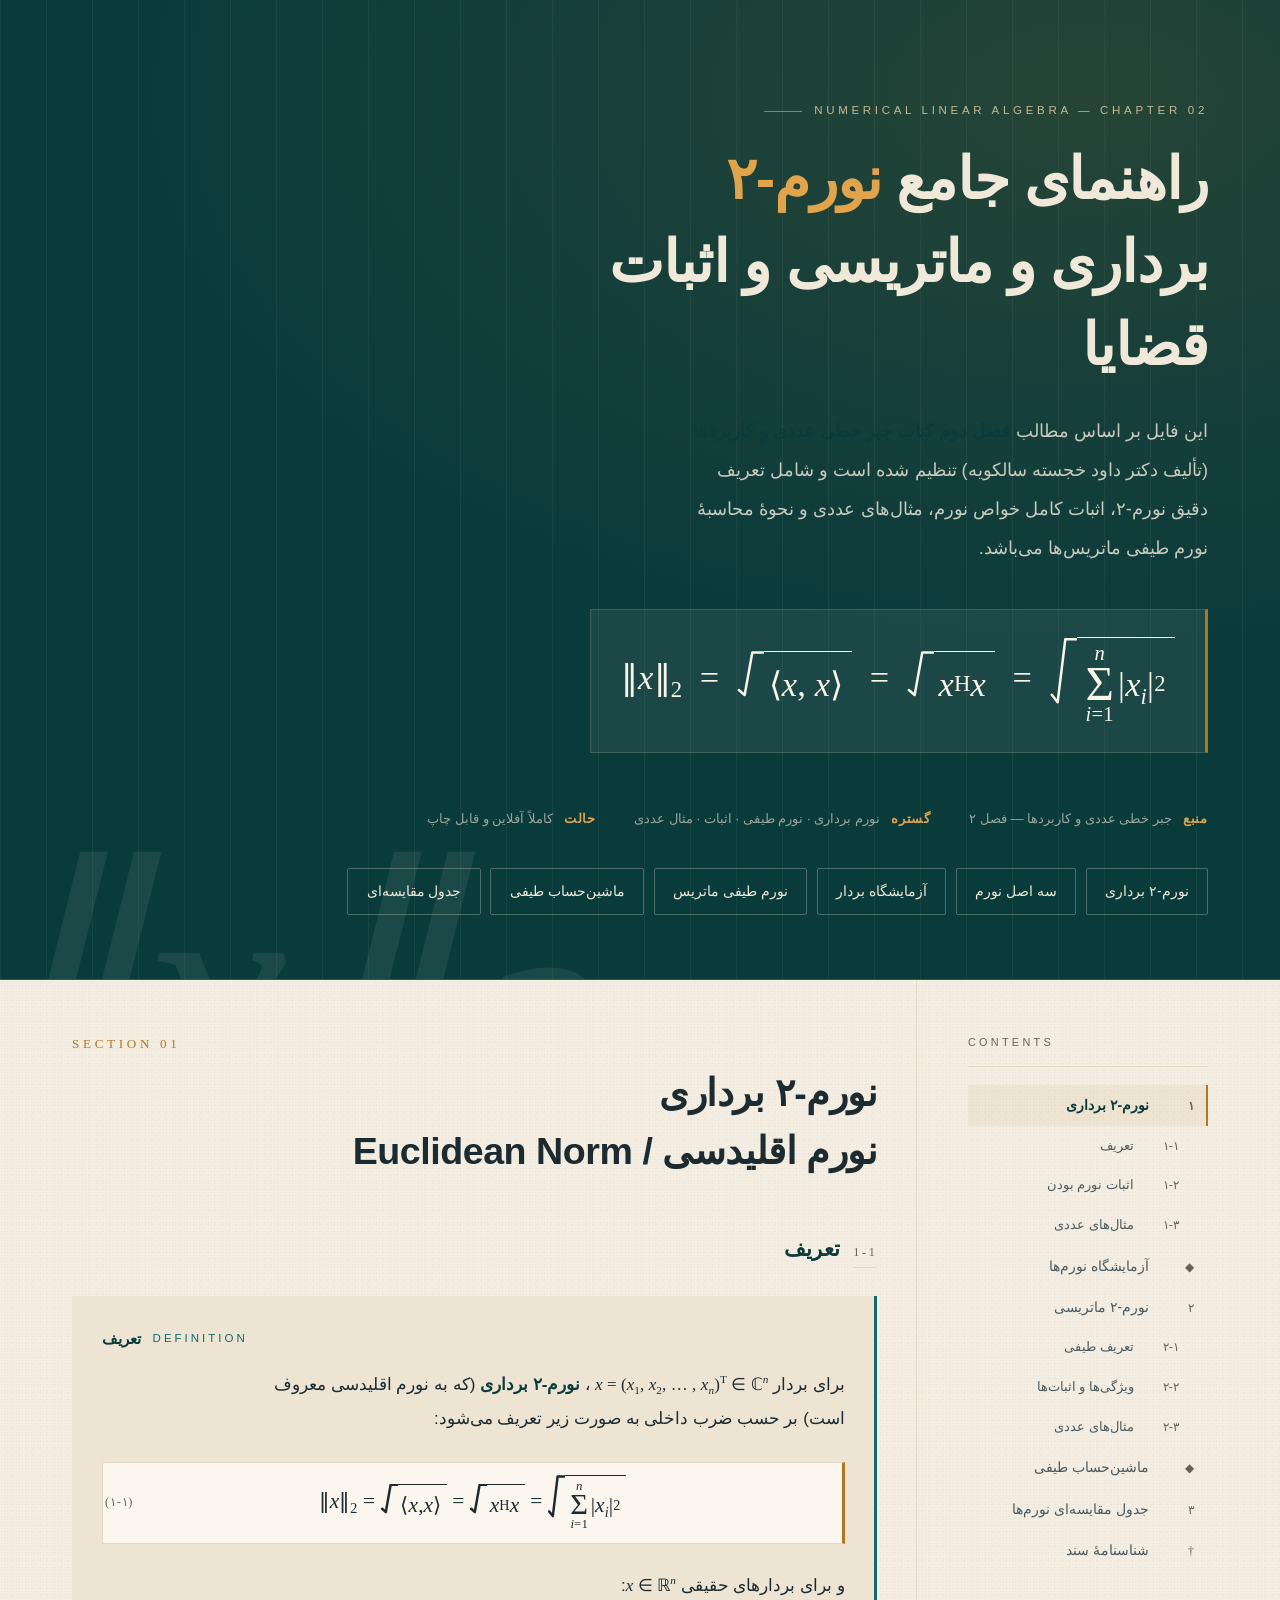
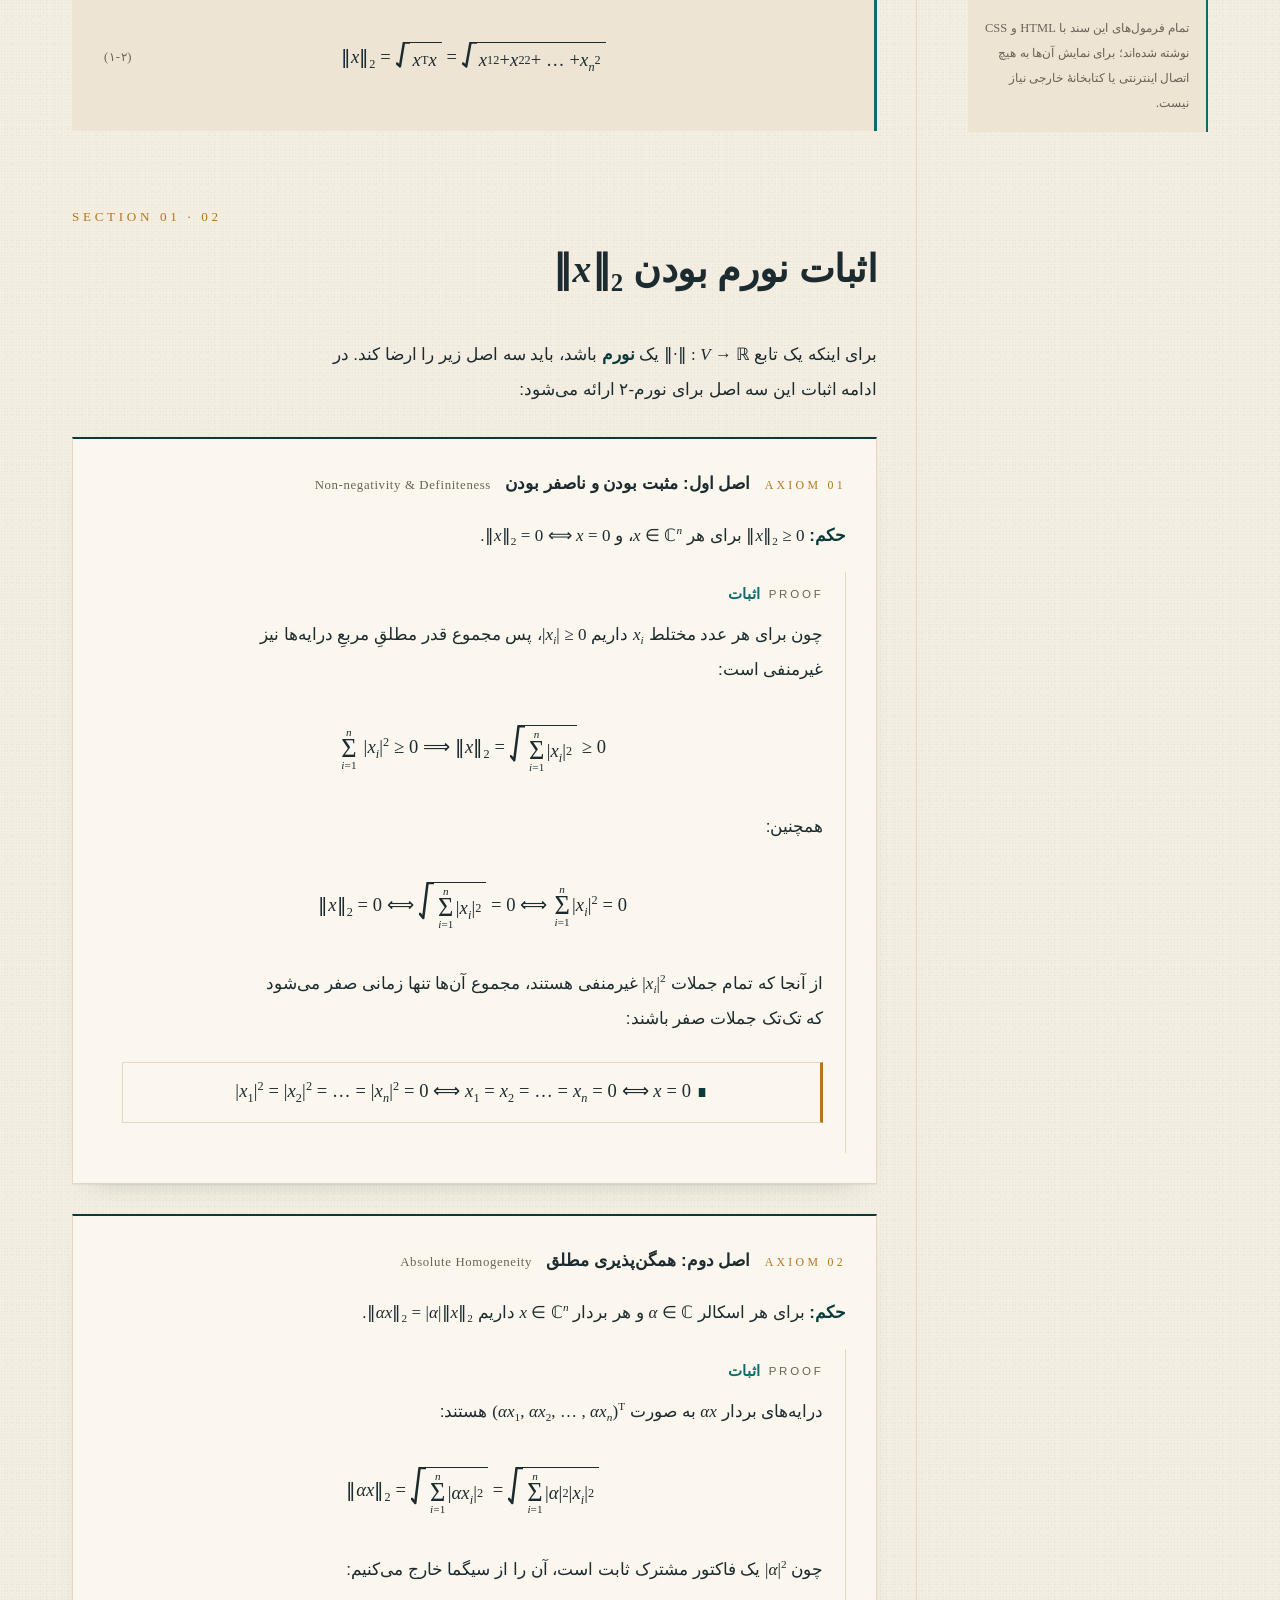
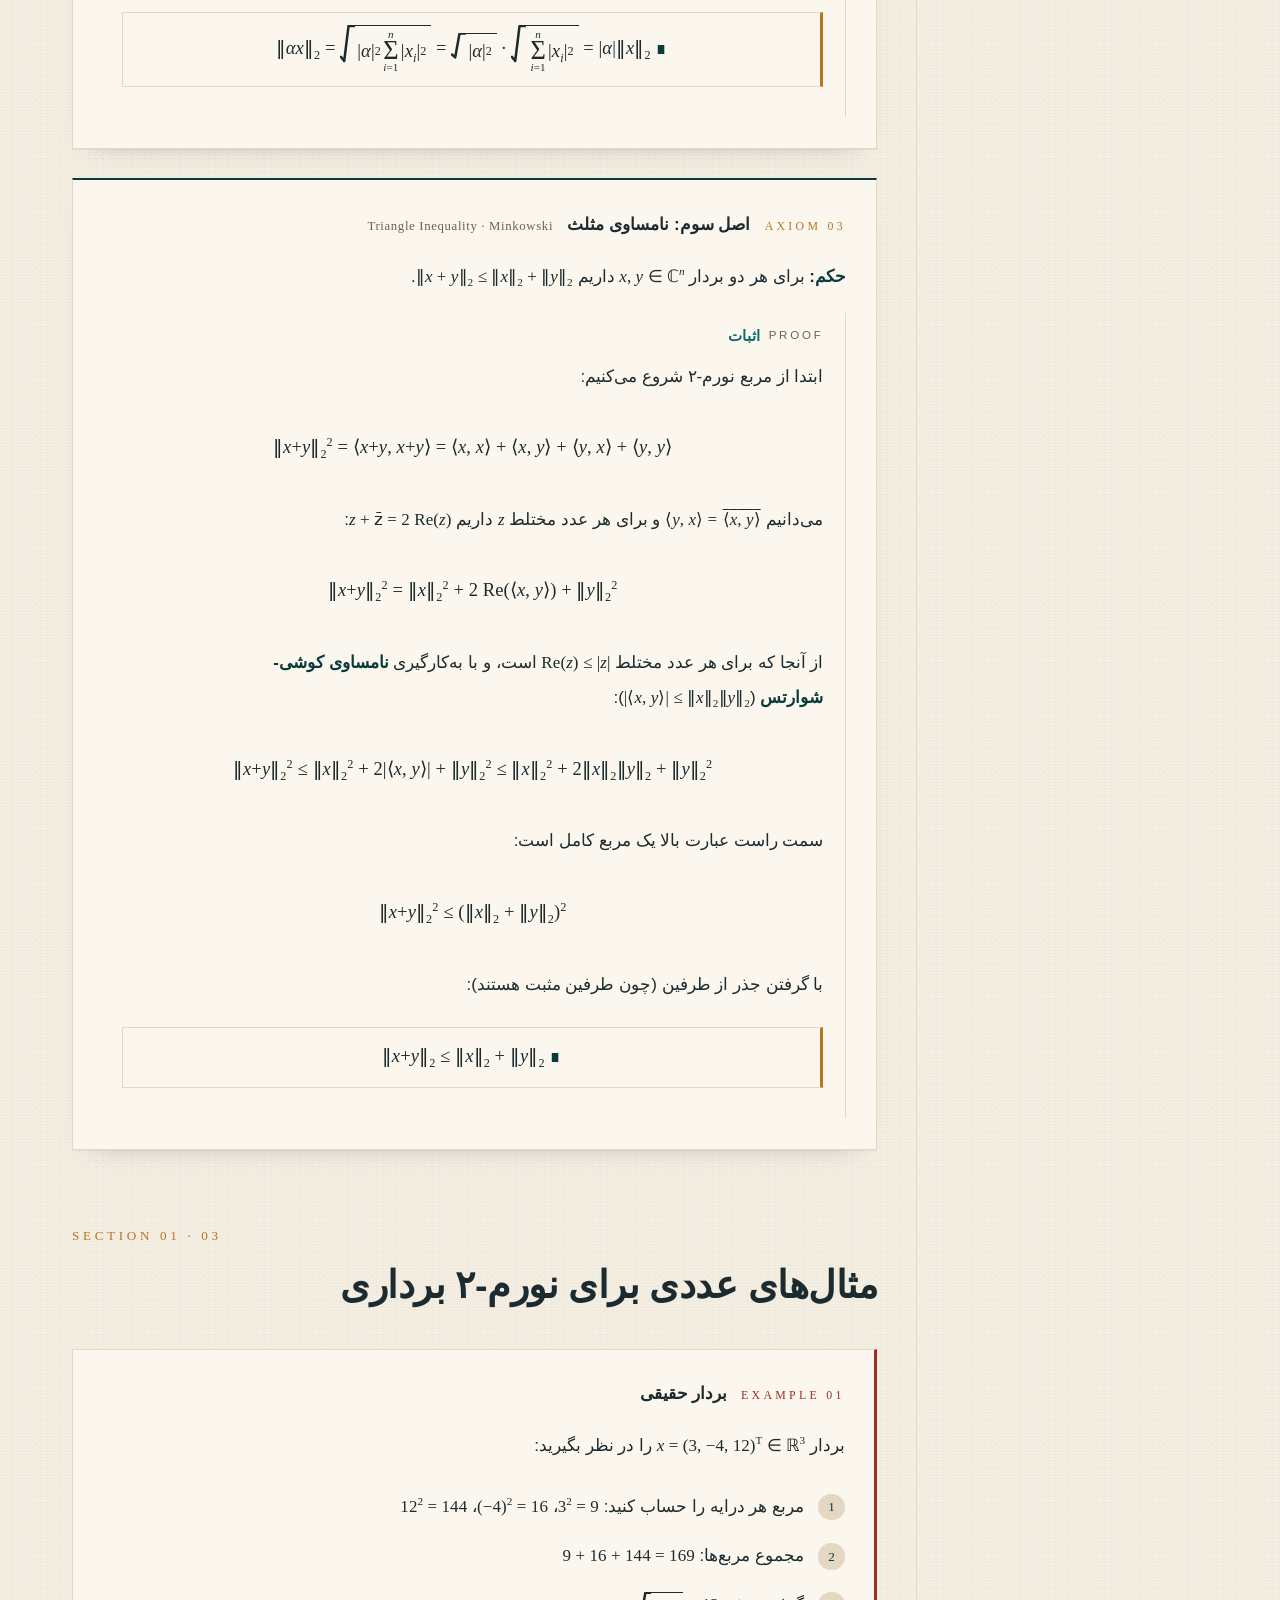
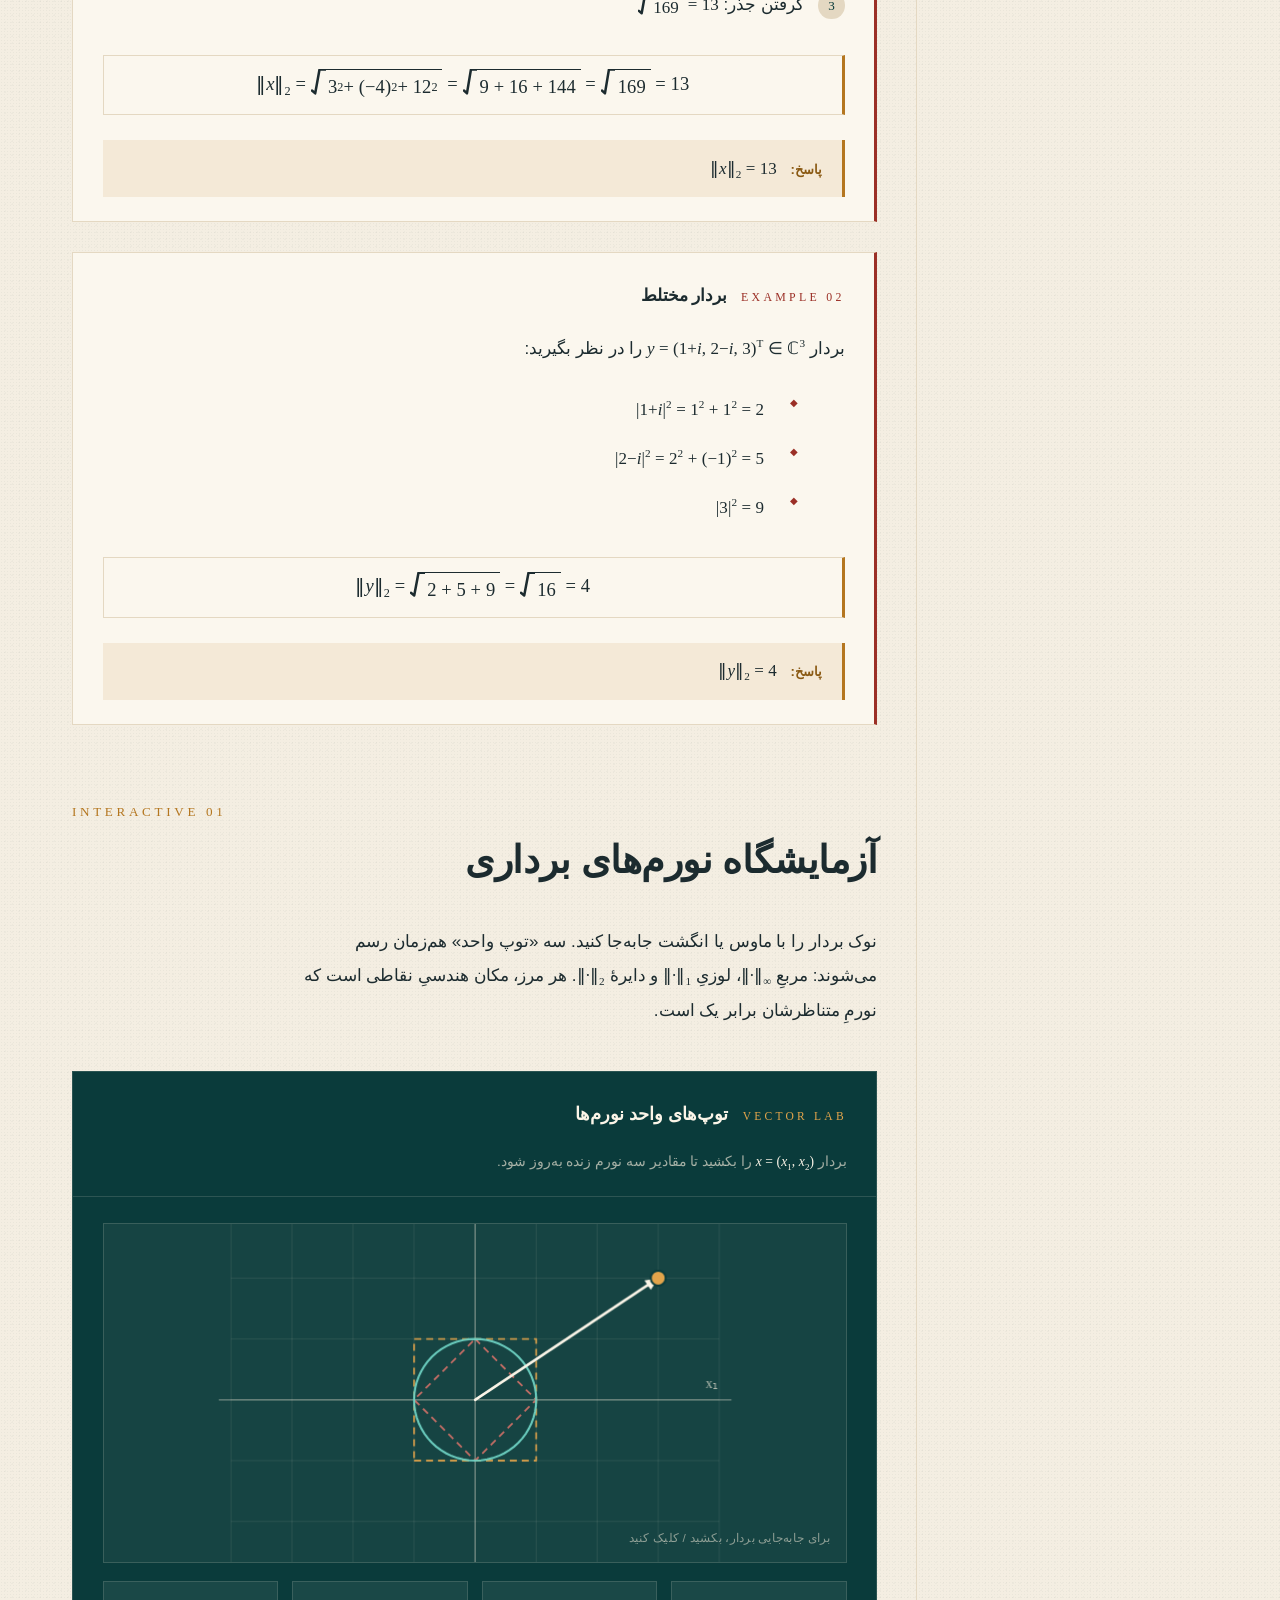
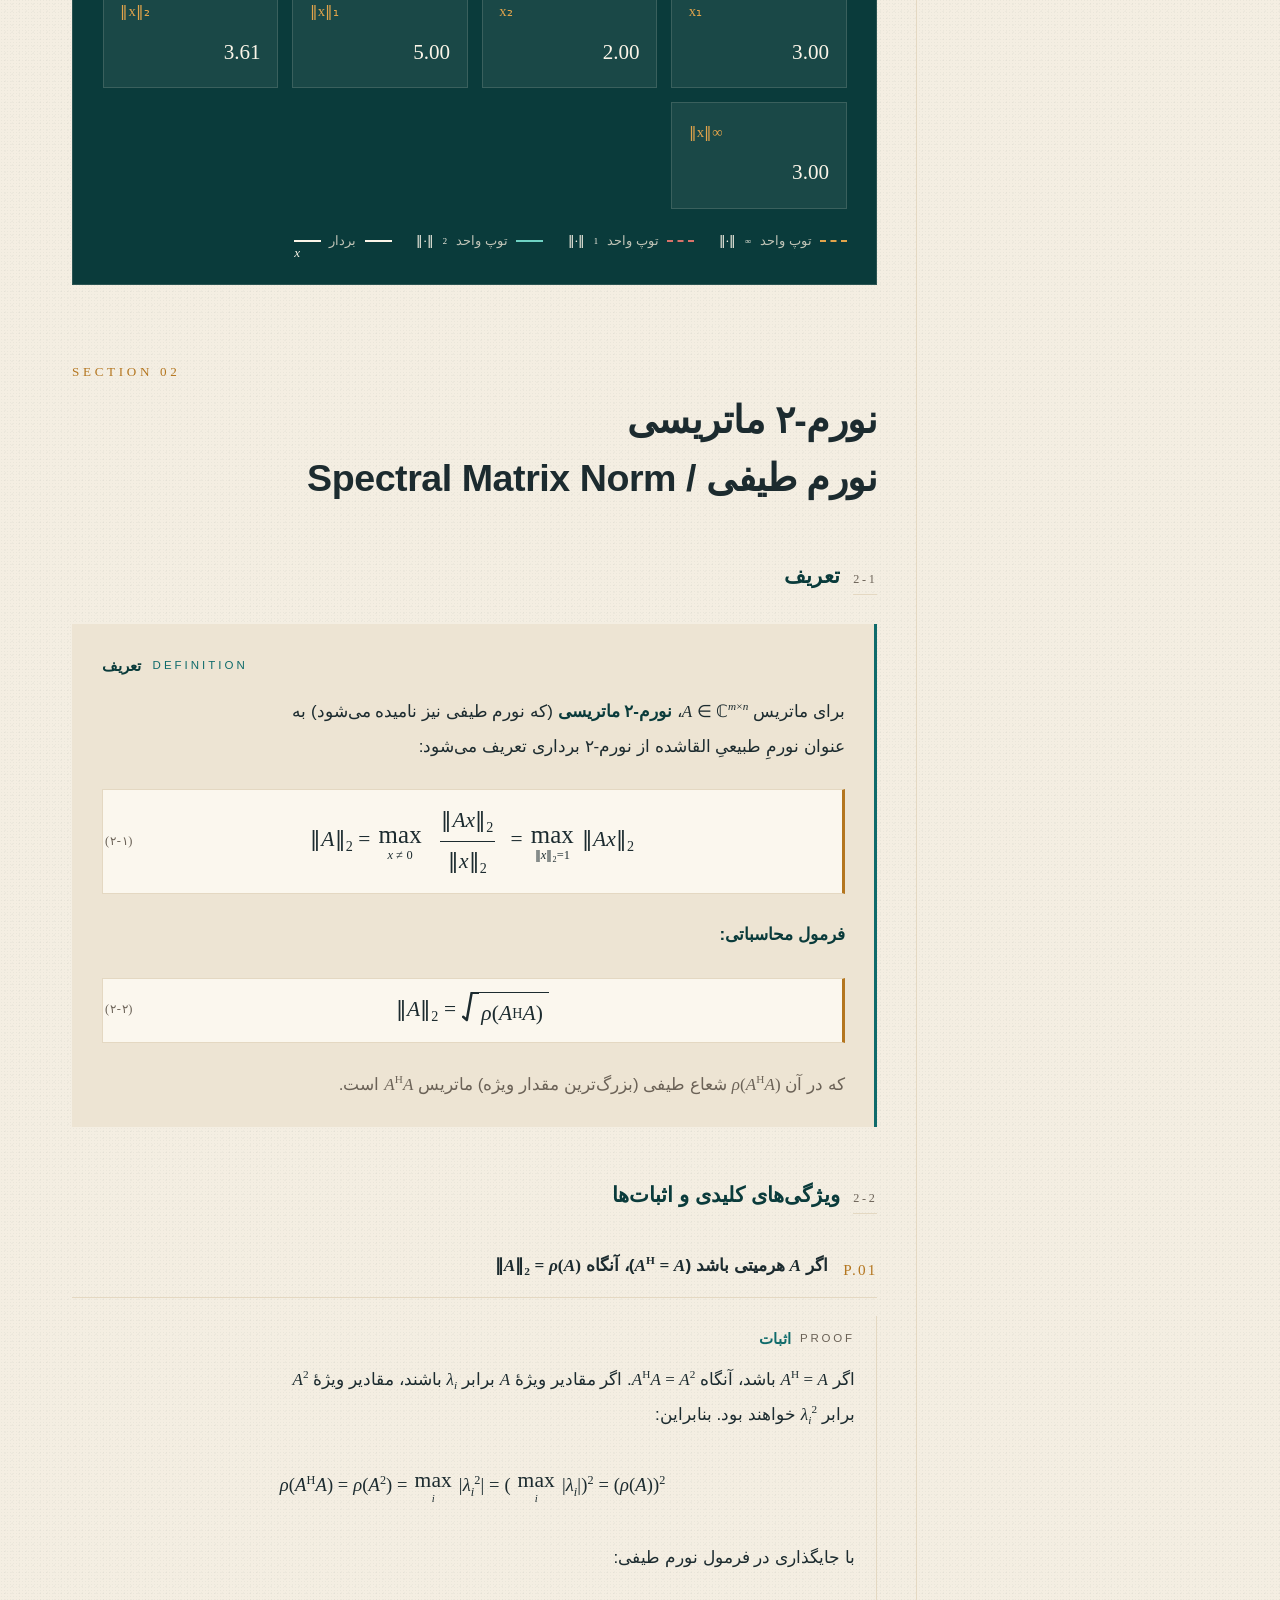
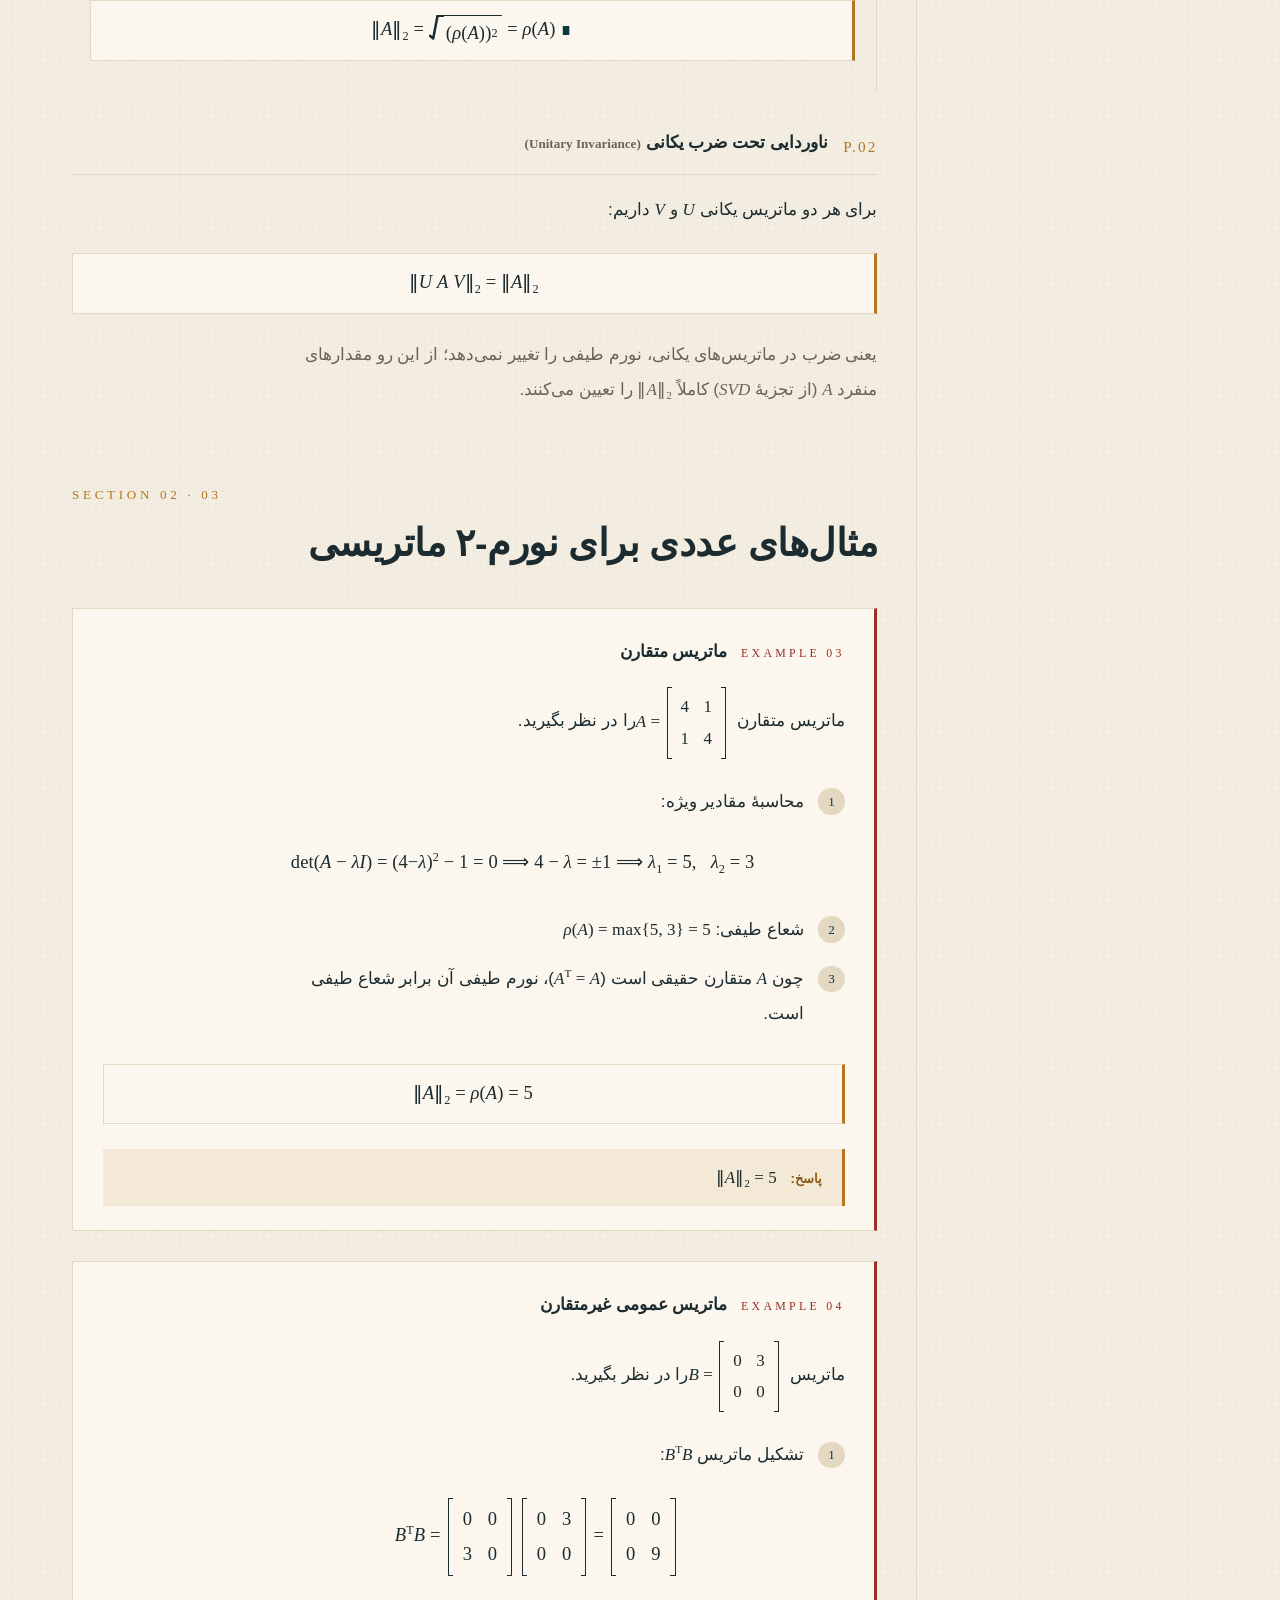
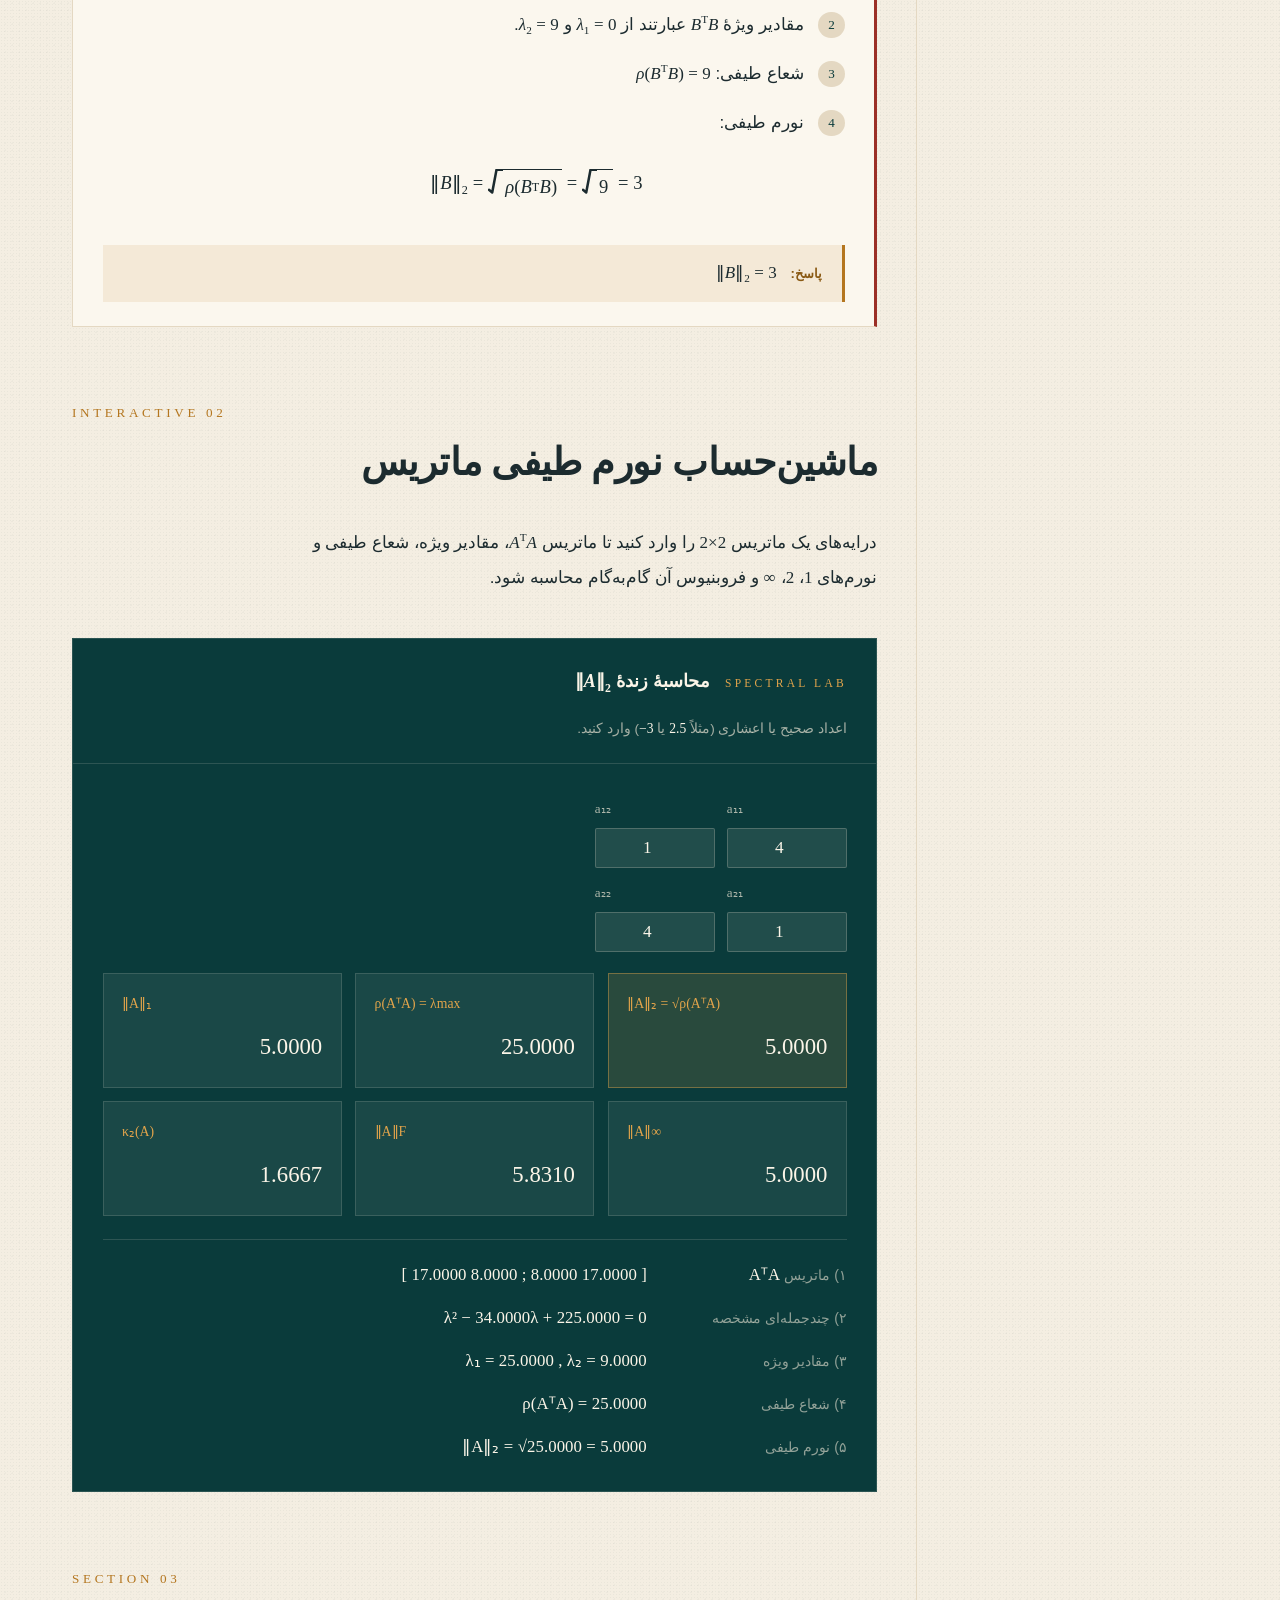
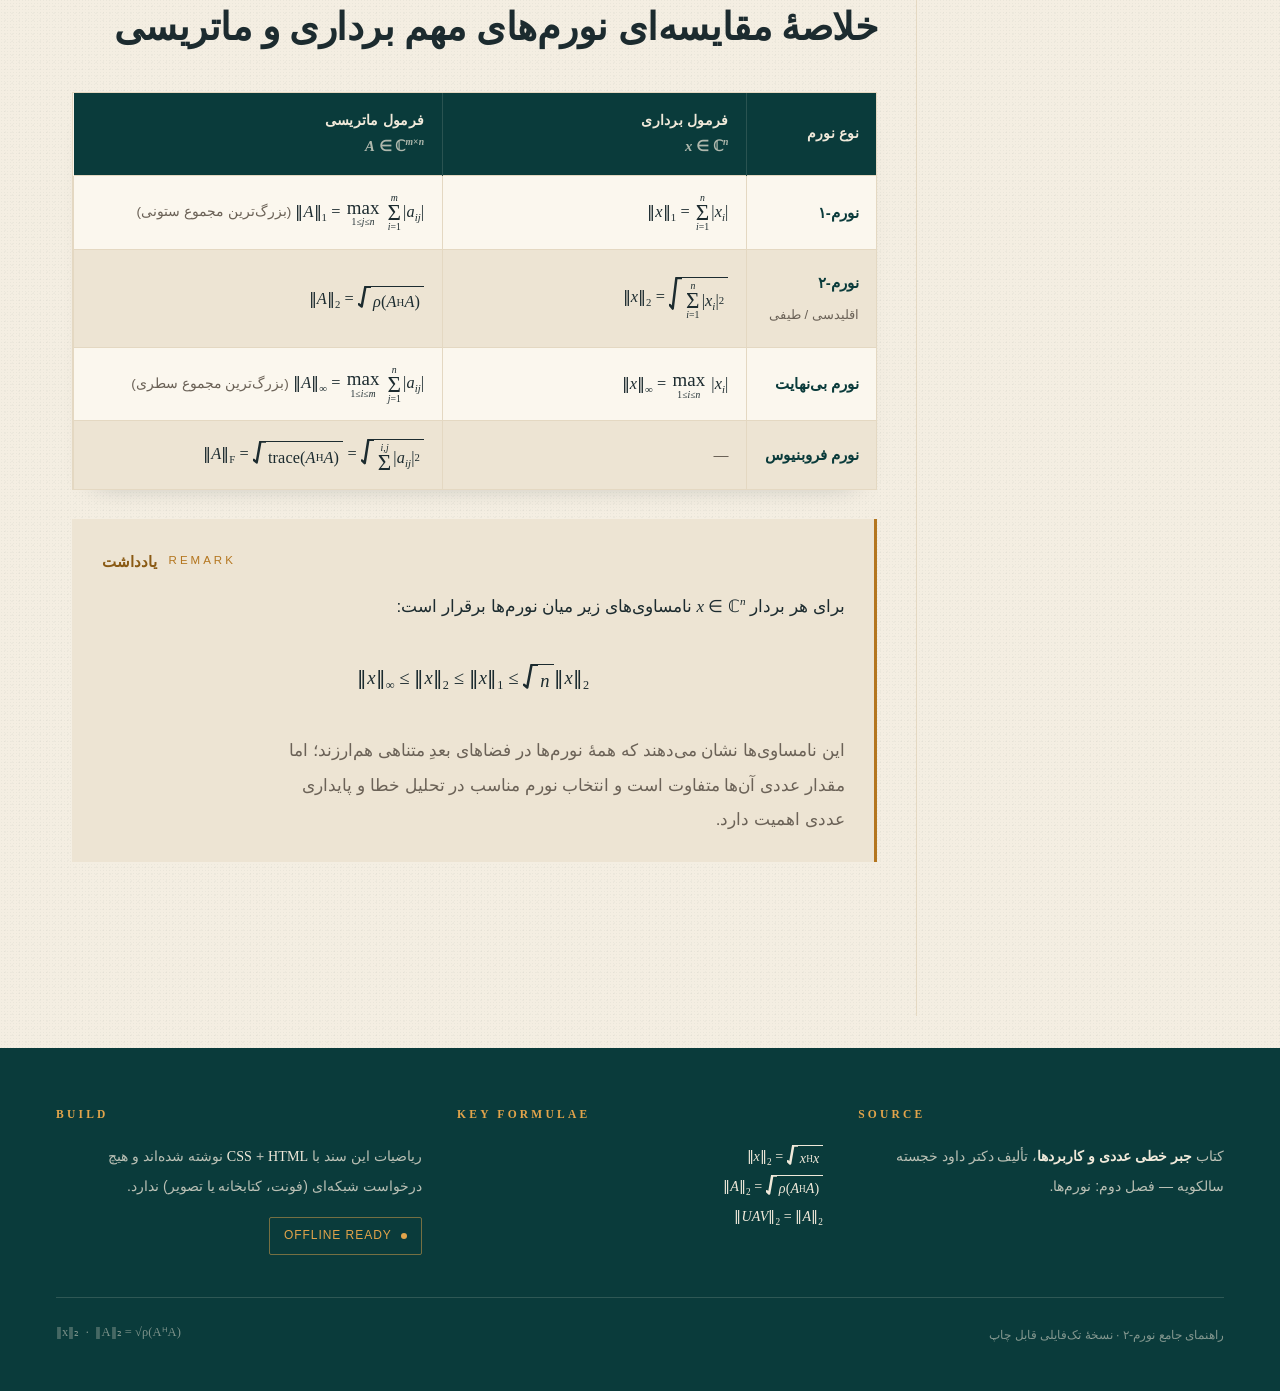
<file: sources/index.html>
<!DOCTYPE html>
<html lang="fa" dir="rtl">
<head>
<meta charset="UTF-8">
<meta name="viewport" content="width=device-width, initial-scale=1.0">
<title>راهنمای جامع نورم-۲ (برداری و ماتریسی) و اثبات قضایا</title>
<style>
  /* ============================================================
     پایه‌ها — Design tokens
     ============================================================ */
  :root{
    --paper:#F4EEE2;
    --paper-2:#EDE4D3;
    --paper-3:#E4D8C2;
    --ink:#1C2B2F;
    --ink-2:#4A5A5E;
    --neutral:#6B6257;
    --turq:#0F6B6B;
    --turq-dark:#0A3B3B;
    --turq-soft:#D9E5E1;
    --ochre:#B4761F;
    --crimson:#9B2F26;

    --ui:"Vazirmatn","IRANSans","IRANSansX","Segoe UI",Tahoma,Arial,sans-serif;
    --math:"Cambria Math","STIX Two Math","Latin Modern Math","Times New Roman",Times,serif;

    --measure:36rem;
    --rail:15rem;
    --step:1.25;

    /* نماد جذر: شکل برداری که با ماسک و رنگ جاری رنگ‌آمیزی می‌شود */
    --radmask:url("data:image/svg+xml;utf8,%3Csvg xmlns='http://www.w3.org/2000/svg' viewBox='0 0 30 120' preserveAspectRatio='none'%3E%3Cpath d='M2 78 L8.5 88 L17 3 L29 3' fill='none' stroke='black' stroke-width='2.5' stroke-linecap='round' stroke-linejoin='round' vector-effect='non-scaling-stroke'/%3E%3C/svg%3E");
  }

  *{box-sizing:border-box;}
  html{scroll-behavior:smooth;}
  @media (prefers-reduced-motion: reduce){
    html{scroll-behavior:auto;}
    *{animation:none !important; transition:none !important;}
    .reveal{opacity:1 !important; transform:none !important;}
  }

  body{
    margin:0;
    background-color:var(--paper);
    /* حالت کاغذ: دانه‌بندی ظریف SVG — کاملاً آفلاین */
    background-image:
      radial-gradient(rgba(28,43,47,.045) 1px, transparent 1px),
      radial-gradient(rgba(28,43,47,.03) 1px, transparent 1px);
    background-size:3px 3px, 7px 7px;
    background-position:0 0, 2px 3px;
    color:var(--ink);
    font-family:var(--ui);
    font-size:17px;
    line-height:2.05;
    -webkit-font-smoothing:antialiased;
    text-rendering:optimizeLegibility;
    overflow-x:hidden;
  }

  /* ============================================================
     ریاضیات — CSS math kit (بدون هیچ کتابخانه خارجی)
     ============================================================ */
  .m{
    direction:ltr;
    unicode-bidi:isolate;
    font-family:var(--math);
    font-style:normal;
    white-space:nowrap;
    line-height:1.75;
    letter-spacing:.005em;
  }
  .m i, .m .v{font-style:italic;}
  .m .up{font-style:normal;}
  .m .n{font-style:normal; font-variant-numeric:lining-nums tabular-nums;}
  .m .txt{font-family:var(--ui); font-style:normal; font-size:.86em;}

  sub,sup{font-size:.66em; line-height:0;}

  .frac{
    display:inline-flex; flex-direction:column; align-items:center;
    vertical-align:middle; margin:0 .16em;
  }
  .frac > .num{padding:0 .38em .04em;}
  .frac > .den{padding:.06em .38em 0; border-top:1.15px solid currentColor;}

  .sqrt{display:inline-flex; align-items:stretch; vertical-align:middle;}
  .sqrt > .sign{
    width:.8em;
    display:block;
    overflow:hidden;
    text-indent:-9999em;
    background-color:currentColor;
    -webkit-mask-image:var(--radmask); mask-image:var(--radmask);
    -webkit-mask-size:100% 100%; mask-size:100% 100%;
    -webkit-mask-repeat:no-repeat; mask-repeat:no-repeat;
    -webkit-mask-position:center; mask-position:center;
  }
  .sqrt > .arg{
    border-top:1.15px solid currentColor;
    padding:.16em .26em .02em .12em;
    display:inline-flex; align-items:center;
    line-height:1.42;
  }
  /* پشتیبانی برای مرورگرهای بدون قابلیت ماسک */
  @supports not ((-webkit-mask-image: url("")) or (mask-image: url(""))){
    .sqrt > .sign{
      background-color:transparent;
      width:.62em; font-family:var(--math); font-size:1.6em; line-height:.8;
      overflow:visible; text-indent:0;
    }
    .sqrt > .sign::before{content:"√";}
    .sqrt{align-items:flex-end;}
    .sqrt > .arg{align-items:flex-start;}
  }

  .m .over{text-decoration:overline; text-decoration-thickness:.7px; padding:0 .06em;}

  ul.steps > li::before{
    content:"◆"; position:absolute; right:.42rem; top:.78rem;
    font-size:.62rem; color:var(--crimson); line-height:1;
  }

  .sum, .oplim{
    display:inline-flex; flex-direction:column; align-items:center;
    vertical-align:middle; line-height:1.02; margin:0 .12em;
  }
  .sum > .lim{font-size:.6em; font-family:var(--math);}
  .sum > .op{font-size:1.42em; line-height:.9; margin:-.04em 0;}
  .oplim > .op{font-size:1.16em;}
  .oplim > .cond{font-size:.58em; font-family:var(--math); margin-top:.12em;}

  /* پرانتز/کروشه بلند با خطوط CSS */
  .mat{display:inline-flex; align-items:stretch; vertical-align:middle; gap:.34em; margin:0 .12em;}
  .mat > .brk{width:.3em; border-top:1.3px solid currentColor; border-bottom:1.3px solid currentColor;}
  .mat > .brk.l{border-left:1.3px solid currentColor;}
  .mat > .brk.r{border-right:1.3px solid currentColor;}
  .mat > .grid{display:grid; gap:.12em .85em; align-items:center; justify-items:center; padding:.28em .18em;}
  .mat.round > .brk{border-radius:.42em;}

  .paren{display:inline-block; font-family:var(--math); transform-origin:center;}

  /* ============================================================
     ساختار صفحه
     ============================================================ */
  .progress{
    position:fixed; top:0; right:0; height:3px; width:0%;
    background:linear-gradient(90deg,var(--ochre),var(--turq));
    z-index:80; transition:width .12s linear;
  }

  /* --- نوار عنوان --- */
  .hero{
    position:relative;
    background:var(--turq-dark);
    color:#F0E9DA;
    overflow:hidden;
    border-bottom:1px solid rgba(240,233,218,.18);
  }
  .hero::after{
    content:""; position:absolute; inset:0; pointer-events:none;
    background:
      repeating-linear-gradient(90deg, rgba(240,233,218,.055) 0 1px, transparent 1px 46px),
      radial-gradient(120% 90% at 85% 10%, rgba(180,118,31,.16), transparent 62%);
  }
  .hero-ghost{
    position:absolute; left:-2%; bottom:-16%;
    font-family:var(--math); font-style:italic;
    font-size:clamp(9rem,26vw,22rem); line-height:.85;
    color:rgba(240,233,218,.075);
    direction:ltr; user-select:none; pointer-events:none; white-space:nowrap;
  }
  .hero-inner{
    position:relative; z-index:2;
    max-width:78rem; margin:0 auto;
    padding:clamp(3.2rem,7vw,6.2rem) clamp(1.25rem,5vw,3.5rem) clamp(2.6rem,5vw,4.2rem);
  }
  .eyebrow{
    display:inline-flex; align-items:center; gap:.75rem;
    font-size:.72rem; letter-spacing:.32em; text-transform:uppercase;
    color:#C6B995; direction:ltr;
  }
  .eyebrow::before{content:""; width:2.4rem; height:1px; background:#C6B995; opacity:.6;}
  .hero h1{
    font-family:var(--ui);
    font-size:clamp(2.05rem,5.2vw,3.65rem);
    line-height:1.42; font-weight:800; letter-spacing:-.015em;
    margin:.85rem 0 0; max-width:20ch;
  }
  .hero h1 .accent{color:#E2A44B;}
  .hero .lede{
    margin:1.5rem 0 0; max-width:52ch;
    font-size:clamp(1rem,1.5vw,1.14rem); line-height:2.15;
    color:rgba(240,233,218,.82);
  }
  .hero-formula{
    margin:2.6rem 0 0; padding:1.65rem 1.9rem;
    background:rgba(240,233,218,.075);
    border:1px solid rgba(240,233,218,.16);
    border-right:3px solid var(--ochre);
    display:inline-block; max-width:100%; overflow-x:auto;
  }
  .hero-formula .m{font-size:clamp(1.35rem,3.4vw,2.15rem); color:#FBF5E8;}
  .hero-meta{
    margin-top:2.5rem; display:flex; flex-wrap:wrap; gap:.65rem 2.4rem;
    font-size:.82rem; color:rgba(240,233,218,.62);
  }
  .hero-meta b{color:#E2A44B; font-weight:600; letter-spacing:.06em;}
  .hero-nav{margin-top:2.2rem; display:flex; flex-wrap:wrap; gap:.6rem;}
  .hero-nav a{
    color:#F0E9DA; text-decoration:none; font-size:.86rem;
    padding:.52rem 1.15rem; border:1px solid rgba(240,233,218,.28);
    border-radius:2px; transition:background .22s ease, color .22s ease, border-color .22s ease;
  }
  .hero-nav a:hover, .hero-nav a:focus-visible{
    background:#F0E9DA; color:var(--turq-dark); border-color:#F0E9DA; outline:none;
  }

  /* --- بدنه دو مسیره (ریل + متن) --- */
  .shell{
    max-width:78rem; margin:0 auto;
    padding:0 clamp(1.25rem,5vw,3.5rem);
    display:grid; grid-template-columns:var(--rail) minmax(0,1fr);
    gap:clamp(1.6rem,4vw,3.6rem);
    align-items:start;
  }
  .rail{
    position:sticky; top:2.2rem;
    padding:3.2rem 0 3rem;
  }
  .rail-title{
    font-size:.68rem; letter-spacing:.3em; text-transform:uppercase;
    color:var(--neutral); direction:ltr; margin-bottom:1.15rem;
    padding-bottom:.75rem; border-bottom:1px solid var(--paper-3);
  }
  .toc{list-style:none; margin:0; padding:0;}
  .toc li{margin:0;}
  .toc a{
    display:flex; align-items:baseline; gap:.7rem;
    padding:.52rem .75rem .52rem .55rem;
    color:var(--ink-2); text-decoration:none; font-size:.87rem;
    line-height:1.75; border-right:2px solid transparent;
    transition:color .2s ease, border-color .2s ease, background .2s ease;
  }
  .toc a .idx{
    font-family:var(--math); font-size:.78rem; color:var(--neutral);
    font-variant-numeric:tabular-nums; direction:ltr; min-width:2.1rem;
  }
  .toc a:hover{color:var(--turq); background:rgba(15,107,107,.05);}
  .toc a.active{
    color:var(--turq-dark); border-right-color:var(--ochre);
    background:rgba(180,118,31,.08); font-weight:700;
  }
  .toc .sub a{font-size:.82rem; padding-right:1.7rem;}
  .rail-note{
    margin-top:1.8rem; padding:1rem 1.05rem;
    background:var(--paper-2); border-right:2px solid var(--turq);
    font-size:.78rem; line-height:2; color:var(--neutral);
  }

  .main{
    position:relative;
    padding:3.2rem 0 5rem;
    border-right:1px solid var(--paper-3);
    padding-right:clamp(1.25rem,3vw,2.6rem);
    min-width:0;
  }

  /* --- تیتر بخش‌ها --- */
  .sec{scroll-margin-top:1.4rem; margin:0 0 4.6rem;}
  .sec-head{margin-bottom:2.2rem;}
  .sec-num{
    display:block; font-family:var(--math); direction:ltr;
    font-size:.82rem; letter-spacing:.28em; color:var(--ochre);
    font-variant-numeric:tabular-nums;
  }
  h2{
    font-family:var(--ui); font-size:clamp(1.62rem,3.2vw,2.35rem);
    line-height:1.55; font-weight:800; letter-spacing:-.012em;
    margin:.35rem 0 0; color:var(--ink);
  }
  h3{
    font-family:var(--ui); font-size:clamp(1.12rem,2vw,1.34rem);
    line-height:1.8; font-weight:750; margin:3.1rem 0 1.15rem;
    color:var(--turq-dark);
    display:flex; align-items:baseline; gap:.85rem; flex-wrap:wrap;
  }
  h3 .tag{
    font-family:var(--math); direction:ltr; font-size:.76rem;
    letter-spacing:.22em; color:var(--neutral); font-weight:400;
    border-bottom:1px solid var(--paper-3); padding-bottom:.18rem;
  }
  h4{
    font-family:var(--ui); font-size:1.03rem; font-weight:750;
    margin:2.15rem 0 .85rem; color:var(--ink);
    display:flex; align-items:center; gap:.75rem;
  }
  h4 .badge{
    flex:none; width:1.75rem; height:1.75rem; border-radius:50%;
    background:var(--turq); color:#F4EEE2; font-family:var(--math);
    font-size:.82rem; display:inline-flex; align-items:center; justify-content:center;
    direction:ltr; font-variant-numeric:tabular-nums;
  }
  p{margin:0 0 1.15rem; max-width:var(--measure);}
  .muted{color:var(--neutral);}
  strong{font-weight:750; color:var(--turq-dark);}
  em.hl{
    font-style:normal; background:linear-gradient(transparent 62%, rgba(180,118,31,.26) 62%);
    padding:0 .12em;
  }

  /* --- بلوک‌های اصلی متن --- */
  .def{
    background:var(--paper-2);
    border-right:3px solid var(--turq);
    padding:1.65rem 1.85rem 1.15rem;
    margin:1.75rem 0 2.15rem;
    max-width:none;
  }
  .def .label{
    display:flex; align-items:center; gap:.75rem;
    font-size:.72rem; letter-spacing:.26em; text-transform:uppercase;
    color:var(--turq); direction:ltr; margin-bottom:.85rem;
  }
  .def .label .fa{
    font-family:var(--ui); letter-spacing:0; text-transform:none;
    font-size:.95rem; font-weight:750; color:var(--turq-dark);
  }
  .def p:last-child{margin-bottom:.35rem;}

  .axiom{
    position:relative;
    background:#FBF7EE;
    border:1px solid var(--paper-3);
    border-top:2px solid var(--turq-dark);
    padding:1.75rem 1.9rem 1.55rem;
    margin:1.85rem 0;
    max-width:none;
    box-shadow:0 1px 0 rgba(28,43,47,.05), 0 14px 26px -22px rgba(28,43,47,.35);
  }
  .axiom > .head{
    display:flex; align-items:baseline; gap:.9rem; flex-wrap:wrap;
    margin-bottom:1.05rem;
  }
  .axiom .kicker{
    font-family:var(--math); direction:ltr; font-size:.74rem;
    letter-spacing:.28em; color:var(--ochre); font-variant-numeric:tabular-nums;
  }
  .axiom .name{font-size:1.06rem; font-weight:750; color:var(--ink);}
  .axiom .lat{font-family:var(--math); font-size:.8rem; color:var(--neutral); direction:ltr; letter-spacing:.05em;}

  .proof{
    margin:1.15rem 0 .35rem;
    padding:.35rem 1.35rem .35rem 1.15rem;
    border-right:1px solid var(--paper-3);
    padding-right:1.35rem;
  }
  .proof .p-label{
    display:inline-flex; align-items:center; gap:.55rem;
    font-size:.72rem; letter-spacing:.24em; text-transform:uppercase;
    color:var(--neutral); direction:ltr; margin-bottom:.55rem;
  }
  .proof .p-label .fa{
    font-family:var(--ui); letter-spacing:0; text-transform:none;
    font-size:.92rem; font-weight:750; color:var(--turq);
  }
  .proof p{max-width:var(--measure);}
  .qedsymbol{color:var(--turq-dark); font-family:var(--math);}

  /* --- فرمول‌های نمایشی --- */
  .eq{
    position:relative;
    margin:1.55rem 0;
    padding:.75rem 3.1rem;
    overflow-x:auto;
    overflow-y:hidden;
    text-align:center;
  }
  .eq .no{
    position:absolute; left:.15rem; top:50%; transform:translateY(-50%);
    font-family:var(--math); direction:ltr; font-size:.78rem;
    color:var(--neutral); font-variant-numeric:tabular-nums; letter-spacing:.06em;
  }
  .eq .m{font-size:1.16rem;}
  .eq.big .m{font-size:1.34rem;}
  .eq.result{
    background:#FBF7EE;
    border:1px solid var(--paper-3);
    border-right:3px solid var(--ochre);
  }
  .eq-note{
    text-align:center; font-size:.86rem; color:var(--neutral);
    margin:-.75rem 0 1.4rem;
  }

  /* --- مثال‌ها --- */
  .example{
    background:#FBF7EE;
    border:1px solid var(--paper-3);
    border-right:3px solid var(--crimson);
    padding:1.65rem 1.85rem 1.35rem;
    margin:1.85rem 0;
    max-width:none;
  }
  .example .head{
    display:flex; align-items:baseline; gap:.85rem; flex-wrap:wrap;
    margin-bottom:1.15rem;
  }
  .example .kicker{
    font-family:var(--math); direction:ltr; font-size:.74rem;
    letter-spacing:.28em; color:var(--crimson); font-variant-numeric:tabular-nums;
  }
  .example .name{font-size:1.04rem; font-weight:750;}
  ol.steps{list-style:none; counter-reset:st; margin:.45rem 0 1.15rem; padding:0;}
  ol.steps > li{
    counter-increment:st; position:relative;
    padding:.42rem 2.55rem .42rem 0; margin:0;
    line-height:2.1; max-width:var(--measure);
  }
  ul.steps > li{
    position:relative;
    padding:.42rem 2.55rem .42rem 0; margin:0;
    line-height:2.1; max-width:var(--measure);
  }
  ol.steps > li::before{
    content:counter(st,decimal);
    position:absolute; right:0; top:.72rem;
    width:1.65rem; height:1.65rem; border-radius:50%;
    background:var(--paper-3); color:var(--turq-dark);
    font-family:var(--math); font-size:.82rem;
    display:flex; align-items:center; justify-content:center;
    direction:ltr; font-variant-numeric:tabular-nums;
  }
  .answer{
    display:flex; align-items:baseline; gap:.85rem; flex-wrap:wrap;
    background:rgba(180,118,31,.11);
    border-right:3px solid var(--ochre);
    padding:.85rem 1.25rem; margin:.65rem 0 .15rem;
  }
  .answer .lbl{font-size:.82rem; font-weight:750; color:#8A5A14;}

  /* --- لیست خصوصیات --- */
  .prop{margin:2.15rem 0;}
  .prop .prop-head{
    display:flex; align-items:flex-start; gap:.95rem;
    padding-bottom:.75rem; border-bottom:1px solid var(--paper-3);
    margin-bottom:1.15rem;
  }
  .prop .idx{
    flex:none; font-family:var(--math); direction:ltr;
    font-size:.95rem; color:var(--ochre); letter-spacing:.14em;
    padding-top:.28rem; font-variant-numeric:tabular-nums;
  }
  .prop .title{font-size:1.08rem; font-weight:750; line-height:1.95;}

  /* --- جدول مقایسه‌ای --- */
  .table-wrap{
    margin:1.85rem 0; overflow-x:auto;
    border:1px solid var(--paper-3); background:#FBF7EE;
    box-shadow:0 14px 26px -24px rgba(28,43,47,.4);
  }
  table.cmp{
    width:100%; min-width:44rem; border-collapse:collapse;
    font-size:.94rem;
  }
  table.cmp thead th{
    background:var(--turq-dark); color:#F0E9DA;
    font-weight:700; text-align:right; padding:.95rem 1.1rem;
    font-size:.86rem; letter-spacing:.02em; line-height:1.9;
    border-left:1px solid rgba(240,233,218,.14);
    vertical-align:middle;
  }
  table.cmp tbody td{
    padding:1.05rem 1.1rem; border-top:1px solid var(--paper-3);
    border-left:1px solid var(--paper-3);
    vertical-align:middle; line-height:2.1;
  }
  table.cmp tbody tr:nth-child(even){background:var(--paper-2);}
  table.cmp tbody tr:hover{background:rgba(15,107,107,.08);}
  table.cmp td .m{font-size:1.02rem;}
  table.cmp .norm-name{font-weight:750; color:var(--turq-dark); white-space:nowrap;}

  /* --- ابزار تعاملی --- */
  .tool{
    margin:2.6rem 0;
    background:var(--turq-dark);
    color:#EDE6D6;
    border:1px solid rgba(240,233,218,.14);
    padding:0;
    overflow:hidden;
  }
  .tool-head{
    padding:1.55rem 1.85rem 1.25rem;
    border-bottom:1px solid rgba(240,233,218,.15);
    display:flex; align-items:baseline; gap:.95rem; flex-wrap:wrap;
  }
  .tool-head .kicker{
    font-family:var(--math); direction:ltr; font-size:.72rem;
    letter-spacing:.28em; color:#E2A44B;
  }
  .tool-head .name{font-size:1.12rem; font-weight:750; color:#FBF5E8;}
  .tool-head .desc{font-size:.85rem; color:rgba(237,230,214,.68); width:100%; line-height:2;}
  .tool-body{padding:1.65rem 1.85rem 1.85rem;}

  .canvas-box{
    position:relative; width:100%; height:340px;
    background:rgba(240,233,218,.05);
    border:1px solid rgba(240,233,218,.16);
    touch-action:none; cursor:crosshair;
  }
  .canvas-box canvas{display:block; width:100%; height:100%;}
  .canvas-hint{
    position:absolute; bottom:.75rem; right:.95rem;
    font-size:.74rem; color:rgba(237,230,214,.55); pointer-events:none;
    letter-spacing:.02em;
  }
  .readouts{
    display:grid; grid-template-columns:repeat(auto-fit,minmax(9.5rem,1fr));
    gap:.85rem; margin-top:1.15rem;
  }
  .readout{
    background:rgba(240,233,218,.07);
    border:1px solid rgba(240,233,218,.15);
    padding:.85rem 1.05rem;
  }
  .readout .k{
    font-family:var(--math); direction:ltr; font-size:.92rem;
    color:#E2A44B; display:block; margin-bottom:.28rem;
  }
  .readout .v{
    font-family:var(--math); direction:ltr; font-size:1.32rem;
    color:#FBF5E8; font-variant-numeric:tabular-nums lining-nums;
  }
  .legend{display:flex; flex-wrap:wrap; gap:.55rem 1.55rem; margin-top:1.15rem; font-size:.82rem;}
  .legend span{display:inline-flex; align-items:center; gap:.55rem; color:rgba(237,230,214,.8);}
  .legend i{width:1.65rem; height:0; border-top:2px solid; display:inline-block;}

  .matrix-form{
    display:grid; grid-template-columns:repeat(2,minmax(0,7.5rem));
    gap:.75rem; margin:.35rem 0 1.35rem;
  }
  .matrix-form label{
    display:flex; flex-direction:column; gap:.35rem;
    font-family:var(--math); direction:ltr; font-size:.82rem;
    color:rgba(237,230,214,.72);
  }
  .matrix-form input{
    font-family:var(--math); font-size:1.08rem; direction:ltr;
    padding:.55rem .75rem; text-align:center;
    background:rgba(240,233,218,.1); color:#FBF5E8;
    border:1px solid rgba(240,233,218,.22); border-radius:2px;
    font-variant-numeric:tabular-nums; width:100%;
  }
  .matrix-form input:focus-visible{
    outline:2px solid #E2A44B; outline-offset:2px;
  }
  .result-grid{
    display:grid; grid-template-columns:repeat(auto-fit,minmax(11.5rem,1fr));
    gap:.85rem; margin-top:.65rem;
  }
  .result-card{
    background:rgba(240,233,218,.07);
    border:1px solid rgba(240,233,218,.15);
    padding:1rem 1.15rem;
  }
  .result-card.accent{background:rgba(224,164,75,.14); border-color:rgba(224,164,75,.42);}
  .result-card .k{
    font-family:var(--math); direction:ltr; font-size:.86rem;
    color:#E2A44B; display:block; margin-bottom:.35rem;
  }
  .result-card .v{
    font-family:var(--math); direction:ltr; font-size:1.42rem;
    color:#FBF5E8; font-variant-numeric:tabular-nums lining-nums;
  }
  .tool-steps{
    margin-top:1.45rem; padding-top:1.25rem;
    border-top:1px solid rgba(240,233,218,.15);
    display:flex; flex-direction:column; gap:.85rem;
  }
  .tool-steps .row{
    display:flex; align-items:center; gap:1rem; flex-wrap:wrap;
    font-size:.88rem; color:rgba(237,230,214,.82);
  }
  .tool-steps .row .cap{min-width:11.5rem; color:rgba(237,230,214,.6);}
  .tool-steps .row .m{font-size:1.05rem; color:#FBF5E8;}

  /* --- پانوشت --- */
  footer{
    background:var(--turq-dark); color:rgba(240,233,218,.76);
    margin-top:2rem;
    padding:3.4rem clamp(1.25rem,5vw,3.5rem) 2.6rem;
    font-size:.88rem; line-height:2.15;
  }
  .foot-inner{
    max-width:78rem; margin:0 auto;
    display:grid; grid-template-columns:repeat(auto-fit,minmax(17rem,1fr)); gap:2.2rem;
  }
  footer h5{
    margin:0 0 .85rem; font-size:.72rem; letter-spacing:.28em;
    text-transform:uppercase; color:#E2A44B; font-weight:600; direction:ltr;
    font-family:var(--math);
  }
  footer .m{color:#F0E9DA;}
  .colophon{
    max-width:78rem; margin:2.6rem auto 0; padding-top:1.55rem;
    border-top:1px solid rgba(240,233,218,.16);
    display:flex; justify-content:space-between; flex-wrap:wrap; gap:1.15rem;
    font-size:.78rem; color:rgba(240,233,218,.52);
  }
  .offline-badge{
    display:inline-flex; align-items:center; gap:.55rem;
    border:1px solid rgba(224,164,75,.5); color:#E2A44B;
    padding:.32rem .85rem; border-radius:2px; font-size:.75rem;
    letter-spacing:.08em;
  }
  .offline-badge .dot{width:.42rem; height:.42rem; border-radius:50%; background:#E2A44B;}

  /* --- ظهور هنگام اسکرول --- */
  .js .reveal{opacity:0; transform:translateY(12px); transition:opacity .32s ease-out, transform .32s ease-out;}
  .js .reveal.in{opacity:1; transform:none;}

  /* جوهر روی کاغذ: ظهور سربرگ */
  @keyframes inkIn{from{opacity:0; transform:translateY(16px);} to{opacity:1; transform:none;}}
  .hero .eyebrow{animation:inkIn .55s ease-out both;}
  .hero h1{animation:inkIn .65s .08s ease-out both;}
  .hero .lede{animation:inkIn .65s .18s ease-out both;}
  .hero-formula{animation:inkIn .75s .26s ease-out both;}
  .hero-meta, .hero-nav{animation:inkIn .65s .38s ease-out both;}

  /* --- واکنش‌گرایی --- */
  @media (max-width:1080px){
    .shell{grid-template-columns:minmax(0,1fr);}
    .rail{
      position:static; padding:2.2rem 0 0;
    }
    .rail-title{margin-bottom:.85rem;}
    .toc{
      display:flex; flex-wrap:wrap; gap:.35rem;
    }
    .toc li{flex:0 0 auto;}
    .toc a{
      border-right-width:2px; background:var(--paper-2);
      padding:.42rem .85rem; font-size:.82rem;
    }
    .toc .sub{display:none;}
    .rail-note{display:none;}
    .main{border-right:none; padding-right:0; padding-top:1.65rem;}
  }
  @media (max-width:640px){
    body{font-size:16px; line-height:2.1;}
    .hero h1{line-height:1.5;}
    .hero-formula{padding:1.15rem 1.25rem;}
    .eq{padding:.65rem 2.45rem;}
    .eq .m{font-size:1.02rem;}
    .eq.big .m{font-size:1.12rem;}
    .def,.axiom,.example,.tool-body,.tool-head{padding-left:1.15rem; padding-right:1.15rem;}
    .canvas-box{height:275px;}
    ol.steps > li{padding-right:2.25rem;}
    .matrix-form{grid-template-columns:repeat(2,minmax(0,1fr));}
  }

  @media print{
    .reveal, .js .reveal{opacity:1 !important; transform:none !important;}
    *{animation:none !important;}
    .rail,.progress,.hero-nav,.tool{display:none;}
    body{background:#fff; font-size:11.5pt;}
    .hero{background:#fff; color:#000; border-bottom:2px solid #000;}
    .hero h1,.hero .lede,.hero-meta,.hero .eyebrow{color:#000;}
    .hero-formula{background:#fff; border:1px solid #000;}
    .hero-formula .m{color:#000;}
    .shell{display:block;}
    .main{border:none; padding:0;}
    .sec{page-break-inside:auto;}
  }
</style>
<script>document.documentElement.classList.add('js');</script>
</head>
<body>

<div class="progress" id="progress"></div>

<!-- ============================================================
     سربرگ / نوار عنوان
     ============================================================ -->
<header class="hero">
  <div class="hero-ghost">‖x‖₂</div>
  <div class="hero-inner">
    <div class="eyebrow">Numerical Linear Algebra — Chapter 02</div>
    <h1>راهنمای جامع <span class="accent">نورم-۲</span><br>برداری و ماتریسی و اثبات قضایا</h1>
    <p class="lede">
      این فایل بر اساس مطالب <strong>فصل دوم کتاب جبر خطی عددی و کاربردها</strong>
      (تألیف دکتر داود خجسته سالکویه) تنظیم شده است و شامل تعریف دقیق نورم-۲،
      اثبات کامل خواص نورم، مثال‌های عددی و نحوهٔ محاسبهٔ نورم طیفی ماتریس‌ها می‌باشد.
    </p>

    <div class="hero-formula">
      <span class="m">
        ‖<i>x</i>‖<sub>2</sub> &nbsp;=&nbsp;
        <span class="sqrt"><span class="sign">√</span><span class="arg">⟨<i>x</i>,&nbsp;<i>x</i>⟩</span></span>
        &nbsp;=&nbsp;
        <span class="sqrt"><span class="sign">√</span><span class="arg"><i>x</i><sup class="up">H</sup><i>x</i></span></span>
        &nbsp;=&nbsp;
        <span class="sqrt"><span class="sign">√</span><span class="arg"><span class="sum"><span class="lim"><i>n</i></span><span class="op">Σ</span><span class="lim"><i>i</i>=1</span></span>|<i>x<sub>i</sub></i>|<sup>2</sup></span></span>
      </span>
    </div>

    <div class="hero-meta">
      <div><b>منبع</b> &nbsp; جبر خطی عددی و کاربردها — فصل ۲</div>
      <div><b>گستره</b> &nbsp; نورم برداری · نورم طیفی · اثبات · مثال عددی</div>
      <div><b>حالت</b> &nbsp; کاملاً آفلاین و قابل چاپ</div>
    </div>

    <nav class="hero-nav" aria-label="پیوندهای سریع">
      <a href="#s1">نورم-۲ برداری</a>
      <a href="#s1-2">سه اصل نورم</a>
      <a href="#lab1">آزمایشگاه بردار</a>
      <a href="#s2">نورم طیفی ماتریس</a>
      <a href="#lab2">ماشین‌حساب طیفی</a>
      <a href="#s3">جدول مقایسه‌ای</a>
    </nav>
  </div>
</header>

<div class="shell">

  <!-- ============================================================
       ریل کناری — فهرست
       ============================================================ -->
  <aside class="rail">
    <div class="rail-title">Contents</div>
    <ul class="toc" id="toc">
      <li><a href="#s1"><span class="idx">۱</span><span>نورم-۲ برداری</span></a></li>
      <li class="sub"><a href="#s1-1"><span class="idx">۱-۱</span><span>تعریف</span></a></li>
      <li class="sub"><a href="#s1-2"><span class="idx">۱-۲</span><span>اثبات نورم بودن</span></a></li>
      <li class="sub"><a href="#s1-3"><span class="idx">۱-۳</span><span>مثال‌های عددی</span></a></li>
      <li><a href="#lab1"><span class="idx">◆</span><span>آزمایشگاه نورم‌ها</span></a></li>
      <li><a href="#s2"><span class="idx">۲</span><span>نورم-۲ ماتریسی</span></a></li>
      <li class="sub"><a href="#s2-1"><span class="idx">۲-۱</span><span>تعریف طیفی</span></a></li>
      <li class="sub"><a href="#s2-2"><span class="idx">۲-۲</span><span>ویژگی‌ها و اثبات‌ها</span></a></li>
      <li class="sub"><a href="#s2-3"><span class="idx">۲-۳</span><span>مثال‌های عددی</span></a></li>
      <li><a href="#lab2"><span class="idx">◆</span><span>ماشین‌حساب طیفی</span></a></li>
      <li><a href="#s3"><span class="idx">۳</span><span>جدول مقایسه‌ای نورم‌ها</span></a></li>
      <li><a href="#colophon"><span class="idx">†</span><span>شناسنامهٔ سند</span></a></li>
    </ul>
    <div class="rail-note">
      تمام فرمول‌های این سند با <span class="m">HTML</span> و <span class="m">CSS</span>
      نوشته شده‌اند؛ برای نمایش آن‌ها به هیچ اتصال اینترنتی یا کتابخانهٔ خارجی نیاز نیست.
    </div>
  </aside>

  <!-- ============================================================
       بدنهٔ اصلی
       ============================================================ -->
  <main class="main">

    <!-- ===================== بخش ۱ ===================== -->
    <section class="sec" id="s1">
      <div class="sec-head reveal">
        <span class="sec-num">SECTION 01</span>
        <h2>نورم-۲ برداری<br>نورم اقلیدسی / Euclidean Norm</h2>
      </div>

      <h3 id="s1-1"><span class="tag">1-1</span> تعریف</h3>
      <div class="def reveal">
        <div class="label"><span class="fa">تعریف</span> Definition</div>
        <p>
          برای بردار <span class="m"><i>x</i> = (<i>x</i><sub>1</sub>, <i>x</i><sub>2</sub>, … , <i>x<sub>n</sub></i>)<sup class="up">T</sup> ∈ ℂ<sup class="up"><i>n</i></sup></span>
          ، <strong>نورم-۲ برداری</strong> (که به نورم اقلیدسی معروف است) بر حسب ضرب داخلی
          به صورت زیر تعریف می‌شود:
        </p>
        <div class="eq big result reveal">
          <span class="no">(۱-۱)</span>
          <span class="m">
            ‖<i>x</i>‖<sub>2</sub> =
            <span class="sqrt"><span class="sign">√</span><span class="arg">⟨<i>x</i>, <i>x</i>⟩</span></span> =
            <span class="sqrt"><span class="sign">√</span><span class="arg"><i>x</i><sup class="up">H</sup><i>x</i></span></span> =
            <span class="sqrt"><span class="sign">√</span><span class="arg"><span class="sum"><span class="lim"><i>n</i></span><span class="op">Σ</span><span class="lim"><i>i</i>=1</span></span> |<i>x<sub>i</sub></i>|<sup>2</sup></span></span>
          </span>
        </div>
        <p>
          و برای بردارهای حقیقی <span class="m"><i>x</i> ∈ ℝ<sup class="up"><i>n</i></sup></span>:
        </p>
        <div class="eq reveal">
          <span class="no">(۱-۲)</span>
          <span class="m">
            ‖<i>x</i>‖<sub>2</sub> =
            <span class="sqrt"><span class="sign">√</span><span class="arg"><i>x</i><sup class="up">T</sup><i>x</i></span></span> =
            <span class="sqrt"><span class="sign">√</span><span class="arg"><i>x</i><sub>1</sub><sup>2</sup> + <i>x</i><sub>2</sub><sup>2</sup> + … + <i>x<sub>n</sub></i><sup>2</sup></span></span>
          </span>
        </div>
      </div>
    </section>

    <!-- ===================== بخش ۱-۲ ===================== -->
    <section class="sec" id="s1-2">
      <div class="sec-head reveal">
        <span class="sec-num">SECTION 01 · 02</span>
        <h2>اثبات نورم بودن <span class="m">‖<i>x</i>‖<sub>2</sub></span></h2>
      </div>

      <p class="reveal">
        برای اینکه یک تابع <span class="m">‖·‖ : <i>V</i> → ℝ</span> یک <strong>نورم</strong> باشد،
        باید سه اصل زیر را ارضا کند. در ادامه اثبات این سه اصل برای نورم-۲ ارائه می‌شود:
      </p>

      <!-- اصل اول -->
      <div class="axiom reveal">
        <div class="head">
          <span class="kicker">AXIOM 01</span>
          <span class="name">اصل اول: مثبت بودن و ناصفر بودن</span>
          <span class="lat">Non-negativity &amp; Definiteness</span>
        </div>
        <p>
          <strong>حکم:</strong>
          <span class="m">‖<i>x</i>‖<sub>2</sub> ≥ 0</span> برای هر
          <span class="m"><i>x</i> ∈ ℂ<sup class="up"><i>n</i></sup></span>، و
          <span class="m">‖<i>x</i>‖<sub>2</sub> = 0 ⟺ <i>x</i> = 0</span>.
        </p>
        <div class="proof">
          <div class="p-label"><span class="fa">اثبات</span> Proof</div>
          <p>
            چون برای هر عدد مختلط <span class="m"><i>x<sub>i</sub></i></span> داریم
            <span class="m">|<i>x<sub>i</sub></i>| ≥ 0</span>، پس مجموع قدر مطلقِ مربعِ درایه‌ها
            نیز غیرمنفی است:
          </p>
          <div class="eq reveal">
            <span class="m">
              <span class="sum"><span class="lim"><i>n</i></span><span class="op">Σ</span><span class="lim"><i>i</i>=1</span></span>
              |<i>x<sub>i</sub></i>|<sup>2</sup> ≥ 0
              ⟹
              ‖<i>x</i>‖<sub>2</sub> =
              <span class="sqrt"><span class="sign">√</span><span class="arg"><span class="sum"><span class="lim"><i>n</i></span><span class="op">Σ</span><span class="lim"><i>i</i>=1</span></span>|<i>x<sub>i</sub></i>|<sup>2</sup></span></span> ≥ 0
            </span>
          </div>
          <p>همچنین:</p>
          <div class="eq reveal">
            <span class="m">
              ‖<i>x</i>‖<sub>2</sub> = 0 ⟺
              <span class="sqrt"><span class="sign">√</span><span class="arg"><span class="sum"><span class="lim"><i>n</i></span><span class="op">Σ</span><span class="lim"><i>i</i>=1</span></span>|<i>x<sub>i</sub></i>|<sup>2</sup></span></span> = 0
              ⟺
              <span class="sum"><span class="lim"><i>n</i></span><span class="op">Σ</span><span class="lim"><i>i</i>=1</span></span>|<i>x<sub>i</sub></i>|<sup>2</sup> = 0
            </span>
          </div>
          <p>
            از آنجا که تمام جملات <span class="m">|<i>x<sub>i</sub></i>|<sup>2</sup></span> غیرمنفی هستند،
            مجموع آن‌ها تنها زمانی صفر می‌شود که تک‌تک جملات صفر باشند:
          </p>
          <div class="eq result reveal">
            <span class="m">
              |<i>x</i><sub>1</sub>|<sup>2</sup> = |<i>x</i><sub>2</sub>|<sup>2</sup> = … = |<i>x<sub>n</sub></i>|<sup>2</sup> = 0
              ⟺ <i>x</i><sub>1</sub> = <i>x</i><sub>2</sub> = … = <i>x<sub>n</sub></i> = 0
              ⟺ <i>x</i> = 0
              <span class="qedsymbol">∎</span>
            </span>
          </div>
        </div>
      </div>

      <!-- اصل دوم -->
      <div class="axiom reveal">
        <div class="head">
          <span class="kicker">AXIOM 02</span>
          <span class="name">اصل دوم: همگن‌پذیری مطلق</span>
          <span class="lat">Absolute Homogeneity</span>
        </div>
        <p>
          <strong>حکم:</strong> برای هر اسکالر <span class="m"><i>α</i> ∈ ℂ</span> و هر بردار
          <span class="m"><i>x</i> ∈ ℂ<sup class="up"><i>n</i></sup></span> داریم
          <span class="m">‖<i>α</i><i>x</i>‖<sub>2</sub> = |<i>α</i>|‖<i>x</i>‖<sub>2</sub></span>.
        </p>
        <div class="proof">
          <div class="p-label"><span class="fa">اثبات</span> Proof</div>
          <p>
            درایه‌های بردار <span class="m"><i>α</i><i>x</i></span> به صورت
            <span class="m">(<i>α</i><i>x</i><sub>1</sub>, <i>α</i><i>x</i><sub>2</sub>, … , <i>α</i><i>x<sub>n</sub></i>)<sup class="up">T</sup></span>
            هستند:
          </p>
          <div class="eq reveal">
            <span class="m">
              ‖<i>α</i><i>x</i>‖<sub>2</sub> =
              <span class="sqrt"><span class="sign">√</span><span class="arg"><span class="sum"><span class="lim"><i>n</i></span><span class="op">Σ</span><span class="lim"><i>i</i>=1</span></span>|<i>α</i><i>x<sub>i</sub></i>|<sup>2</sup></span></span> =
              <span class="sqrt"><span class="sign">√</span><span class="arg"><span class="sum"><span class="lim"><i>n</i></span><span class="op">Σ</span><span class="lim"><i>i</i>=1</span></span>|<i>α</i>|<sup>2</sup>|<i>x<sub>i</sub></i>|<sup>2</sup></span></span>
            </span>
          </div>
          <p>
            چون <span class="m">|<i>α</i>|<sup>2</sup></span> یک فاکتور مشترک ثابت است،
            آن را از سیگما خارج می‌کنیم:
          </p>
          <div class="eq result reveal">
            <span class="m">
              ‖<i>α</i><i>x</i>‖<sub>2</sub> =
              <span class="sqrt"><span class="sign">√</span><span class="arg">|<i>α</i>|<sup>2</sup> <span class="sum"><span class="lim"><i>n</i></span><span class="op">Σ</span><span class="lim"><i>i</i>=1</span></span>|<i>x<sub>i</sub></i>|<sup>2</sup></span></span>
              =
              <span class="sqrt"><span class="sign">√</span><span class="arg">|<i>α</i>|<sup>2</sup></span></span>
              ·
              <span class="sqrt"><span class="sign">√</span><span class="arg"><span class="sum"><span class="lim"><i>n</i></span><span class="op">Σ</span><span class="lim"><i>i</i>=1</span></span>|<i>x<sub>i</sub></i>|<sup>2</sup></span></span>
              = |<i>α</i>|‖<i>x</i>‖<sub>2</sub> <span class="qedsymbol">∎</span>
            </span>
          </div>
        </div>
      </div>

      <!-- اصل سوم -->
      <div class="axiom reveal">
        <div class="head">
          <span class="kicker">AXIOM 03</span>
          <span class="name">اصل سوم: نامساوی مثلث</span>
          <span class="lat">Triangle Inequality · Minkowski</span>
        </div>
        <p>
          <strong>حکم:</strong> برای هر دو بردار
          <span class="m"><i>x</i>, <i>y</i> ∈ ℂ<sup class="up"><i>n</i></sup></span> داریم
          <span class="m">‖<i>x</i> + <i>y</i>‖<sub>2</sub> ≤ ‖<i>x</i>‖<sub>2</sub> + ‖<i>y</i>‖<sub>2</sub></span>.
        </p>
        <div class="proof">
          <div class="p-label"><span class="fa">اثبات</span> Proof</div>
          <p>ابتدا از مربع نورم-۲ شروع می‌کنیم:</p>
          <div class="eq reveal">
            <span class="m">
              ‖<i>x</i>+<i>y</i>‖<sub>2</sub><sup>2</sup> =
              ⟨<i>x</i>+<i>y</i>, <i>x</i>+<i>y</i>⟩ =
              ⟨<i>x</i>, <i>x</i>⟩ + ⟨<i>x</i>, <i>y</i>⟩ + ⟨<i>y</i>, <i>x</i>⟩ + ⟨<i>y</i>, <i>y</i>⟩
            </span>
          </div>
          <p>
            می‌دانیم <span class="m">⟨<i>y</i>, <i>x</i>⟩ = <span class="over">⟨<i>x</i>, <i>y</i>⟩</span></span>
            و برای هر عدد مختلط <span class="m"><i>z</i></span> داریم
            <span class="m"><i>z</i> + <i class="up">z̄</i> = 2 Re(<i>z</i>)</span>:
          </p>
          <div class="eq reveal">
            <span class="m">
              ‖<i>x</i>+<i>y</i>‖<sub>2</sub><sup>2</sup> =
              ‖<i>x</i>‖<sub>2</sub><sup>2</sup> + 2 Re(⟨<i>x</i>, <i>y</i>⟩) + ‖<i>y</i>‖<sub>2</sub><sup>2</sup>
            </span>
          </div>
          <p>
            از آنجا که برای هر عدد مختلط <span class="m">Re(<i>z</i>) ≤ |<i>z</i>|</span> است،
            و با به‌کارگیری <strong>نامساوی کوشی-شوارتس</strong>
            (<span class="m">|⟨<i>x</i>, <i>y</i>⟩| ≤ ‖<i>x</i>‖<sub>2</sub>‖<i>y</i>‖<sub>2</sub></span>):
          </p>
          <div class="eq reveal">
            <span class="m">
              ‖<i>x</i>+<i>y</i>‖<sub>2</sub><sup>2</sup> ≤
              ‖<i>x</i>‖<sub>2</sub><sup>2</sup> + 2|⟨<i>x</i>, <i>y</i>⟩| + ‖<i>y</i>‖<sub>2</sub><sup>2</sup> ≤
              ‖<i>x</i>‖<sub>2</sub><sup>2</sup> + 2‖<i>x</i>‖<sub>2</sub>‖<i>y</i>‖<sub>2</sub> + ‖<i>y</i>‖<sub>2</sub><sup>2</sup>
            </span>
          </div>
          <p>سمت راست عبارت بالا یک مربع کامل است:</p>
          <div class="eq reveal">
            <span class="m">
              ‖<i>x</i>+<i>y</i>‖<sub>2</sub><sup>2</sup> ≤ (‖<i>x</i>‖<sub>2</sub> + ‖<i>y</i>‖<sub>2</sub>)<sup>2</sup>
            </span>
          </div>
          <p>با گرفتن جذر از طرفین (چون طرفین مثبت هستند):</p>
          <div class="eq result reveal">
            <span class="m">
              ‖<i>x</i>+<i>y</i>‖<sub>2</sub> ≤ ‖<i>x</i>‖<sub>2</sub> + ‖<i>y</i>‖<sub>2</sub>
              <span class="qedsymbol">∎</span>
            </span>
          </div>
        </div>
      </div>
    </section>

    <!-- ===================== بخش ۱-۳ ===================== -->
    <section class="sec" id="s1-3">
      <div class="sec-head reveal">
        <span class="sec-num">SECTION 01 · 03</span>
        <h2>مثال‌های عددی برای نورم-۲ برداری</h2>
      </div>

      <div class="example reveal">
        <div class="head">
          <span class="kicker">EXAMPLE 01</span>
          <span class="name">بردار حقیقی</span>
        </div>
        <p>بردار <span class="m"><i>x</i> = (3, −4, 12)<sup class="up">T</sup> ∈ ℝ<sup class="up">3</sup></span> را در نظر بگیرید:</p>
        <ol class="steps">
          <li>مربع هر درایه را حساب کنید: <span class="m">3<sup>2</sup> = 9</span>، <span class="m">(−4)<sup>2</sup> = 16</span>، <span class="m">12<sup>2</sup> = 144</span></li>
          <li>مجموع مربع‌ها: <span class="m">9 + 16 + 144 = 169</span></li>
          <li>گرفتن جذر: <span class="m"><span class="sqrt"><span class="sign">√</span><span class="arg">169</span></span> = 13</span></li>
        </ol>
        <div class="eq result">
          <span class="m">
            ‖<i>x</i>‖<sub>2</sub> =
            <span class="sqrt"><span class="sign">√</span><span class="arg">3<sup>2</sup> + (−4)<sup>2</sup> + 12<sup>2</sup></span></span> =
            <span class="sqrt"><span class="sign">√</span><span class="arg">9 + 16 + 144</span></span> =
            <span class="sqrt"><span class="sign">√</span><span class="arg">169</span></span> = 13
          </span>
        </div>
        <div class="answer"><span class="lbl">پاسخ:</span><span class="m">‖<i>x</i>‖<sub>2</sub> = 13</span></div>
      </div>

      <div class="example reveal">
        <div class="head">
          <span class="kicker">EXAMPLE 02</span>
          <span class="name">بردار مختلط</span>
        </div>
        <p>بردار <span class="m"><i>y</i> = (1+<i>i</i>, 2−<i>i</i>, 3)<sup class="up">T</sup> ∈ ℂ<sup class="up">3</sup></span> را در نظر بگیرید:</p>
        <ul class="steps" style="list-style:none;">
          <li><span class="m">|1+<i>i</i>|<sup>2</sup> = 1<sup>2</sup> + 1<sup>2</sup> = 2</span></li>
          <li><span class="m">|2−<i>i</i>|<sup>2</sup> = 2<sup>2</sup> + (−1)<sup>2</sup> = 5</span></li>
          <li><span class="m">|3|<sup>2</sup> = 9</span></li>
        </ul>
        <div class="eq result">
          <span class="m">
            ‖<i>y</i>‖<sub>2</sub> =
            <span class="sqrt"><span class="sign">√</span><span class="arg">2 + 5 + 9</span></span> =
            <span class="sqrt"><span class="sign">√</span><span class="arg">16</span></span> = 4
          </span>
        </div>
        <div class="answer"><span class="lbl">پاسخ:</span><span class="m">‖<i>y</i>‖<sub>2</sub> = 4</span></div>
      </div>
    </section>

    <!-- ===================== آزمایشگاه ۱ ===================== -->
    <section class="sec" id="lab1">
      <div class="sec-head reveal">
        <span class="sec-num">INTERACTIVE 01</span>
        <h2>آزمایشگاه نورم‌های برداری</h2>
      </div>
      <p class="reveal">
        نوک بردار را با ماوس یا انگشت جابه‌جا کنید. سه «توپ واحد» هم‌زمان رسم می‌شوند:
        مربعِ <span class="m">‖·‖<sub>∞</sub></span>، لوزیِ <span class="m">‖·‖<sub>1</sub></span>
        و دایرهٔ <span class="m">‖·‖<sub>2</sub></span>. هر مرز، مکان هندسیِ نقاطی است که نورمِ
        متناظرشان برابر یک است.
      </p>

      <div class="tool reveal">
        <div class="tool-head">
          <span class="kicker">VECTOR LAB</span>
          <span class="name">توپ‌های واحد نورم‌ها</span>
          <span class="desc">بردار <span class="m" style="color:#FBF5E8;"><i>x</i> = (<i>x</i><sub>1</sub>, <i>x</i><sub>2</sub>)</span> را بکشید تا مقادیر سه نورم زنده به‌روز شود.</span>
        </div>
        <div class="tool-body">
          <div class="canvas-box" id="canvasBox">
            <canvas id="normCanvas"></canvas>
            <div class="canvas-hint">برای جابه‌جایی بردار، بکشید / کلیک کنید</div>
          </div>

          <div class="readouts">
            <div class="readout"><span class="k">x₁</span><span class="v" id="rx1">3.00</span></div>
            <div class="readout"><span class="k">x₂</span><span class="v" id="rx2">2.00</span></div>
            <div class="readout"><span class="k">‖x‖₁</span><span class="v" id="rn1">5.00</span></div>
            <div class="readout"><span class="k">‖x‖₂</span><span class="v" id="rn2">3.61</span></div>
            <div class="readout"><span class="k">‖x‖∞</span><span class="v" id="rnf">3.00</span></div>
          </div>

          <div class="legend">
            <span><i style="border-color:#E2A44B; border-top-style:dashed;"></i> توپ واحد <span class="m" style="color:#FBF5E8;">‖·‖<sub>∞</sub></span></span>
            <span><i style="border-color:#D9736A; border-top-style:dashed;"></i> توپ واحد <span class="m" style="color:#FBF5E8;">‖·‖<sub>1</sub></span></span>
            <span><i style="border-color:#6FD3C4;"></i> توپ واحد <span class="m" style="color:#FBF5E8;">‖·‖<sub>2</sub></span></span>
            <span><i style="border-color:#FBF5E8;"></i> بردار <span class="m" style="color:#FBF5E8;"><i>x</i></span></span>
          </div>
        </div>
      </div>
    </section>

    <!-- ===================== بخش ۲ ===================== -->
    <section class="sec" id="s2">
      <div class="sec-head reveal">
        <span class="sec-num">SECTION 02</span>
        <h2>نورم-۲ ماتریسی<br>نورم طیفی / Spectral Matrix Norm</h2>
      </div>

      <h3 id="s2-1"><span class="tag">2-1</span> تعریف</h3>
      <div class="def reveal">
        <div class="label"><span class="fa">تعریف</span> Definition</div>
        <p>
          برای ماتریس <span class="m"><i>A</i> ∈ ℂ<sup class="up"><i>m</i>×<i>n</i></sup></span>،
          <strong>نورم-۲ ماتریسی</strong> (که نورم طیفی نیز نامیده می‌شود) به عنوان نورمِ
          طبیعیِ القاشده از نورم-۲ برداری تعریف می‌شود:
        </p>
        <div class="eq big result reveal">
          <span class="no">(۲-۱)</span>
          <span class="m">
            ‖<i>A</i>‖<sub>2</sub> =
            <span class="oplim"><span class="op">max</span><span class="cond"><i>x</i> ≠ 0</span></span>
            <span class="frac"><span class="num">‖<i>A</i><i>x</i>‖<sub>2</sub></span><span class="den">‖<i>x</i>‖<sub>2</sub></span></span>
            =
            <span class="oplim"><span class="op">max</span><span class="cond">‖<i>x</i>‖<sub>2</sub>=1</span></span>
            ‖<i>A</i><i>x</i>‖<sub>2</sub>
          </span>
        </div>
        <p><strong>فرمول محاسباتی:</strong></p>
        <div class="eq big result reveal">
          <span class="no">(۲-۲)</span>
          <span class="m">
            ‖<i>A</i>‖<sub>2</sub> =
            <span class="sqrt"><span class="sign">√</span><span class="arg"><i>ρ</i>(<i>A</i><sup class="up">H</sup><i>A</i>)</span></span>
          </span>
        </div>
        <p class="muted">
          که در آن <span class="m"><i>ρ</i>(<i>A</i><sup class="up">H</sup><i>A</i>)</span>
          شعاع طیفی (بزرگ‌ترین مقدار ویژه) ماتریس
          <span class="m"><i>A</i><sup class="up">H</sup><i>A</i></span> است.
        </p>
      </div>

      <h3 id="s2-2"><span class="tag">2-2</span> ویژگی‌های کلیدی و اثبات‌ها</h3>

      <div class="prop reveal">
        <div class="prop-head">
          <span class="idx">P.01</span>
          <span class="title">
            اگر <span class="m"><i>A</i></span> هرمیتی باشد (<span class="m"><i>A</i><sup class="up">H</sup> = <i>A</i></span>)،
            آنگاه <span class="m">‖<i>A</i>‖<sub>2</sub> = <i>ρ</i>(<i>A</i>)</span>
          </span>
        </div>
        <div class="proof">
          <div class="p-label"><span class="fa">اثبات</span> Proof</div>
          <p>
            اگر <span class="m"><i>A</i><sup class="up">H</sup> = <i>A</i></span> باشد، آنگاه
            <span class="m"><i>A</i><sup class="up">H</sup><i>A</i> = <i>A</i><sup>2</sup></span>.
            اگر مقادیر ویژهٔ <span class="m"><i>A</i></span> برابر
            <span class="m"><i>λ<sub>i</sub></i></span> باشند، مقادیر ویژهٔ
            <span class="m"><i>A</i><sup>2</sup></span> برابر
            <span class="m"><i>λ<sub>i</sub></i><sup>2</sup></span> خواهند بود. بنابراین:
          </p>
          <div class="eq reveal">
            <span class="m">
              <i>ρ</i>(<i>A</i><sup class="up">H</sup><i>A</i>) = <i>ρ</i>(<i>A</i><sup>2</sup>) =
              <span class="oplim"><span class="op">max</span><span class="cond"><i>i</i></span></span>
              |<i>λ<sub>i</sub></i><sup>2</sup>| =
              <span class="paren">(</span>
              <span class="oplim"><span class="op">max</span><span class="cond"><i>i</i></span></span>
              |<i>λ<sub>i</sub></i>|<span class="paren">)</span><sup>2</sup> =
              (<i>ρ</i>(<i>A</i>))<sup>2</sup>
            </span>
          </div>
          <p>با جایگذاری در فرمول نورم طیفی:</p>
          <div class="eq result reveal">
            <span class="m">
              ‖<i>A</i>‖<sub>2</sub> =
              <span class="sqrt"><span class="sign">√</span><span class="arg">(<i>ρ</i>(<i>A</i>))<sup>2</sup></span></span>
              = <i>ρ</i>(<i>A</i>) <span class="qedsymbol">∎</span>
            </span>
          </div>
        </div>
      </div>

      <div class="prop reveal">
        <div class="prop-head">
          <span class="idx">P.02</span>
          <span class="title">ناوردایی تحت ضرب یکانی <span class="lat" style="font-family:var(--math); font-size:.82rem; color:var(--neutral);">(Unitary Invariance)</span></span>
        </div>
        <p>
          برای هر دو ماتریس یکانی <span class="m"><i>U</i></span> و <span class="m"><i>V</i></span>
          داریم:
        </p>
        <div class="eq result reveal">
          <span class="m">‖<i>U</i> <i>A</i> <i>V</i>‖<sub>2</sub> = ‖<i>A</i>‖<sub>2</sub></span>
        </div>
        <p class="muted">
          یعنی ضرب در ماتریس‌های یکانی، نورم طیفی را تغییر نمی‌دهد؛ از این رو مقدارهای منفرد
          <span class="m"><i>A</i></span> (از تجزیهٔ <span class="m"><i>SVD</i></span>) کاملاً
          <span class="m">‖<i>A</i>‖<sub>2</sub></span> را تعیین می‌کنند.
        </p>
      </div>
    </section>

    <!-- ===================== بخش ۲-۳ ===================== -->
    <section class="sec" id="s2-3">
      <div class="sec-head reveal">
        <span class="sec-num">SECTION 02 · 03</span>
        <h2>مثال‌های عددی برای نورم-۲ ماتریسی</h2>
      </div>

      <div class="example reveal">
        <div class="head">
          <span class="kicker">EXAMPLE 03</span>
          <span class="name">ماتریس متقارن</span>
        </div>
        <p>
          ماتریس متقارن
          <span class="m">
            <i>A</i> =
            <span class="mat"><span class="brk l"></span><span class="grid" style="grid-template-columns:auto auto;">
              <span class="n">4</span><span class="n">1</span><span class="n">1</span><span class="n">4</span>
            </span><span class="brk r"></span></span>
          </span>
          را در نظر بگیرید.
        </p>
        <ol class="steps">
          <li>
            محاسبهٔ مقادیر ویژه:
            <div class="eq" style="margin:.85rem 0 .35rem;">
              <span class="m">
                det(<i>A</i> − <i>λ</i><i>I</i>) = (4−<i>λ</i>)<sup>2</sup> − 1 = 0
                ⟹ 4 − <i>λ</i> = ±1
                ⟹ <i>λ</i><sub>1</sub> = 5, &nbsp; <i>λ</i><sub>2</sub> = 3
              </span>
            </div>
          </li>
          <li>شعاع طیفی: <span class="m"><i>ρ</i>(<i>A</i>) = max{5, 3} = 5</span></li>
          <li>
            چون <span class="m"><i>A</i></span> متقارن حقیقی است
            (<span class="m"><i>A</i><sup class="up">T</sup> = <i>A</i></span>)، نورم طیفی آن
            برابر شعاع طیفی است.
          </li>
        </ol>
        <div class="eq result">
          <span class="m">‖<i>A</i>‖<sub>2</sub> = <i>ρ</i>(<i>A</i>) = 5</span>
        </div>
        <div class="answer"><span class="lbl">پاسخ:</span><span class="m">‖<i>A</i>‖<sub>2</sub> = 5</span></div>
      </div>

      <div class="example reveal">
        <div class="head">
          <span class="kicker">EXAMPLE 04</span>
          <span class="name">ماتریس عمومی غیرمتقارن</span>
        </div>
        <p>
          ماتریس
          <span class="m">
            <i>B</i> =
            <span class="mat"><span class="brk l"></span><span class="grid" style="grid-template-columns:auto auto;">
              <span class="n">0</span><span class="n">3</span><span class="n">0</span><span class="n">0</span>
            </span><span class="brk r"></span></span>
          </span>
          را در نظر بگیرید.
        </p>
        <ol class="steps">
          <li>
            تشکیل ماتریس <span class="m"><i>B</i><sup class="up">T</sup><i>B</i></span>:
            <div class="eq" style="margin:.85rem 0 .35rem;">
              <span class="m">
                <i>B</i><sup class="up">T</sup><i>B</i> =
                <span class="mat"><span class="brk l"></span><span class="grid" style="grid-template-columns:auto auto;">
                  <span class="n">0</span><span class="n">0</span><span class="n">3</span><span class="n">0</span>
                </span><span class="brk r"></span></span>
                <span class="mat"><span class="brk l"></span><span class="grid" style="grid-template-columns:auto auto;">
                  <span class="n">0</span><span class="n">3</span><span class="n">0</span><span class="n">0</span>
                </span><span class="brk r"></span></span>
                =
                <span class="mat"><span class="brk l"></span><span class="grid" style="grid-template-columns:auto auto;">
                  <span class="n">0</span><span class="n">0</span><span class="n">0</span><span class="n">9</span>
                </span><span class="brk r"></span></span>
              </span>
            </div>
          </li>
          <li>
            مقادیر ویژهٔ <span class="m"><i>B</i><sup class="up">T</sup><i>B</i></span>
            عبارتند از <span class="m"><i>λ</i><sub>1</sub> = 0</span> و
            <span class="m"><i>λ</i><sub>2</sub> = 9</span>.
          </li>
          <li>شعاع طیفی: <span class="m"><i>ρ</i>(<i>B</i><sup class="up">T</sup><i>B</i>) = 9</span></li>
          <li>
            نورم طیفی:
            <div class="eq" style="margin:.85rem 0 .35rem;">
              <span class="m">
                ‖<i>B</i>‖<sub>2</sub> =
                <span class="sqrt"><span class="sign">√</span><span class="arg"><i>ρ</i>(<i>B</i><sup class="up">T</sup><i>B</i>)</span></span> =
                <span class="sqrt"><span class="sign">√</span><span class="arg">9</span></span> = 3
              </span>
            </div>
          </li>
        </ol>
        <div class="answer"><span class="lbl">پاسخ:</span><span class="m">‖<i>B</i>‖<sub>2</sub> = 3</span></div>
      </div>
    </section>

    <!-- ===================== آزمایشگاه ۲ ===================== -->
    <section class="sec" id="lab2">
      <div class="sec-head reveal">
        <span class="sec-num">INTERACTIVE 02</span>
        <h2>ماشین‌حساب نورم طیفی ماتریس</h2>
      </div>
      <p class="reveal">
        درایه‌های یک ماتریس <span class="m">2×2</span> را وارد کنید تا ماتریس
        <span class="m"><i>A</i><sup class="up">T</sup><i>A</i></span>، مقادیر ویژه، شعاع طیفی و
        نورم‌های <span class="m">1</span>، <span class="m">2</span>، <span class="m">∞</span>
        و فروبنیوس آن گام‌به‌گام محاسبه شود.
      </p>

      <div class="tool reveal">
        <div class="tool-head">
          <span class="kicker">SPECTRAL LAB</span>
          <span class="name">محاسبهٔ زندهٔ <span class="m" style="color:#FBF5E8;">‖<i>A</i>‖<sub>2</sub></span></span>
          <span class="desc">اعداد صحیح یا اعشاری (مثلاً <span class="m" style="color:#FBF5E8;">2.5</span> یا <span class="m" style="color:#FBF5E8;">−3</span>) وارد کنید.</span>
        </div>
        <div class="tool-body">
          <div class="matrix-form" id="matrixForm">
            <label>a₁₁ <input type="number" step="any" value="4" data-i="0"></label>
            <label>a₁₂ <input type="number" step="any" value="1" data-i="1"></label>
            <label>a₂₁ <input type="number" step="any" value="1" data-i="2"></label>
            <label>a₂₂ <input type="number" step="any" value="4" data-i="3"></label>
          </div>

          <div class="result-grid">
            <div class="result-card accent"><span class="k">‖A‖₂ = √ρ(AᵀA)</span><span class="v" id="mA2">5.0000</span></div>
            <div class="result-card"><span class="k">ρ(AᵀA) = λmax</span><span class="v" id="mRho">25.0000</span></div>
            <div class="result-card"><span class="k">‖A‖₁</span><span class="v" id="mA1">5.0000</span></div>
            <div class="result-card"><span class="k">‖A‖∞</span><span class="v" id="mAinf">5.0000</span></div>
            <div class="result-card"><span class="k">‖A‖F</span><span class="v" id="mAF">5.9161</span></div>
            <div class="result-card"><span class="k">κ₂(A)</span><span class="v" id="mK">1.6667</span></div>
          </div>

          <div class="tool-steps">
            <div class="row">
              <span class="cap">۱) ماتریس <span class="m">AᵀA</span></span>
              <span class="m" id="mAtA">[ 17 8 ; 8 17 ]</span>
            </div>
            <div class="row">
              <span class="cap">۲) چندجمله‌ای مشخصه</span>
              <span class="m" id="mChar">λ² − 34λ + 225 = 0</span>
            </div>
            <div class="row">
              <span class="cap">۳) مقادیر ویژه</span>
              <span class="m" id="mEig">λ₁ = 25.0000 , λ₂ = 9.0000</span>
            </div>
            <div class="row">
              <span class="cap">۴) شعاع طیفی</span>
              <span class="m" id="mRho2">ρ(AᵀA) = 25.0000</span>
            </div>
            <div class="row">
              <span class="cap">۵) نورم طیفی</span>
              <span class="m" id="mFinal">‖A‖₂ = √25.0000 = 5.0000</span>
            </div>
          </div>
        </div>
      </div>
    </section>

    <!-- ===================== بخش ۳ ===================== -->
    <section class="sec" id="s3">
      <div class="sec-head reveal">
        <span class="sec-num">SECTION 03</span>
        <h2>خلاصهٔ مقایسه‌ای نورم‌های مهم برداری و ماتریسی</h2>
      </div>

      <div class="table-wrap reveal">
        <table class="cmp">
          <thead>
            <tr>
              <th style="width:16%;">نوع نورم</th>
              <th style="width:38%;">فرمول برداری<br><span class="m" style="font-size:.92rem; opacity:.72;"><i>x</i> ∈ ℂ<sup class="up"><i>n</i></sup></span></th>
              <th style="width:46%;">فرمول ماتریسی<br><span class="m" style="font-size:.92rem; opacity:.72;"><i>A</i> ∈ ℂ<sup class="up"><i>m</i>×<i>n</i></sup></span></th>
            </tr>
          </thead>
          <tbody>
            <tr>
              <td class="norm-name">نورم-۱</td>
              <td><span class="m">‖<i>x</i>‖<sub>1</sub> = <span class="sum"><span class="lim"><i>n</i></span><span class="op">Σ</span><span class="lim"><i>i</i>=1</span></span>|<i>x<sub>i</sub></i>|</span></td>
              <td>
                <span class="m">‖<i>A</i>‖<sub>1</sub> = <span class="oplim"><span class="op">max</span><span class="cond">1≤<i>j</i>≤<i>n</i></span></span> <span class="sum"><span class="lim"><i>m</i></span><span class="op">Σ</span><span class="lim"><i>i</i>=1</span></span>|<i>a<sub>ij</sub></i>|</span>
                <span class="muted" style="font-size:.85rem;">(بزرگ‌ترین مجموع ستونی)</span>
              </td>
            </tr>
            <tr>
              <td class="norm-name">نورم-۲<br><span class="muted" style="font-size:.82rem; font-weight:400;">اقلیدسی / طیفی</span></td>
              <td>
                <span class="m">‖<i>x</i>‖<sub>2</sub> =
                <span class="sqrt"><span class="sign">√</span><span class="arg"><span class="sum"><span class="lim"><i>n</i></span><span class="op">Σ</span><span class="lim"><i>i</i>=1</span></span>|<i>x<sub>i</sub></i>|<sup>2</sup></span></span></span>
              </td>
              <td>
                <span class="m">‖<i>A</i>‖<sub>2</sub> =
                <span class="sqrt"><span class="sign">√</span><span class="arg"><i>ρ</i>(<i>A</i><sup class="up">H</sup><i>A</i>)</span></span></span>
              </td>
            </tr>
            <tr>
              <td class="norm-name">نورم بی‌نهایت</td>
              <td>
                <span class="m">‖<i>x</i>‖<sub>∞</sub> =
                <span class="oplim"><span class="op">max</span><span class="cond">1≤<i>i</i>≤<i>n</i></span></span> |<i>x<sub>i</sub></i>|</span>
              </td>
              <td>
                <span class="m">‖<i>A</i>‖<sub>∞</sub> = <span class="oplim"><span class="op">max</span><span class="cond">1≤<i>i</i>≤<i>m</i></span></span> <span class="sum"><span class="lim"><i>n</i></span><span class="op">Σ</span><span class="lim"><i>j</i>=1</span></span>|<i>a<sub>ij</sub></i>|</span>
                <span class="muted" style="font-size:.85rem;">(بزرگ‌ترین مجموع سطری)</span>
              </td>
            </tr>
            <tr>
              <td class="norm-name">نورم فروبنیوس</td>
              <td><span class="muted">—</span></td>
              <td>
                <span class="m">‖<i>A</i>‖<sub>F</sub> =
                <span class="sqrt"><span class="sign">√</span><span class="arg">trace(<i>A</i><sup class="up">H</sup><i>A</i>)</span></span> =
                <span class="sqrt"><span class="sign">√</span><span class="arg"><span class="sum"><span class="lim"><i>i</i>,<i>j</i></span><span class="op">Σ</span><span class="lim"> </span></span>|<i>a<sub>ij</sub></i>|<sup>2</sup></span></span></span>
              </td>
            </tr>
          </tbody>
        </table>
      </div>

      <div class="def reveal" style="border-right-color:var(--ochre);">
        <div class="label" style="color:var(--ochre);"><span class="fa" style="color:#8A5A14;">یادداشت</span> Remark</div>
        <p>
          برای هر بردار <span class="m"><i>x</i> ∈ ℂ<sup class="up"><i>n</i></sup></span> نامساوی‌های
          زیر میان نورم‌ها برقرار است:
        </p>
        <div class="eq">
          <span class="m">
            ‖<i>x</i>‖<sub>∞</sub> ≤ ‖<i>x</i>‖<sub>2</sub> ≤ ‖<i>x</i>‖<sub>1</sub> ≤
            <span class="sqrt"><span class="sign">√</span><span class="arg"><i>n</i></span></span>‖<i>x</i>‖<sub>2</sub>
          </span>
        </div>
        <p class="muted" style="margin-bottom:.35rem;">
          این نامساوی‌ها نشان می‌دهند که همهٔ نورم‌ها در فضا‌های بعدِ متناهی هم‌ارزند؛
          اما مقدار عددی آن‌ها متفاوت است و انتخاب نورم مناسب در تحلیل خطا و پایداری عددی اهمیت دارد.
        </p>
      </div>
    </section>

  </main>
</div>

<!-- ============================================================
     شناسنامه
     ============================================================ -->
<footer id="colophon">
  <div class="foot-inner">
    <div>
      <h5>Source</h5>
      <p style="margin:0;">
        کتاب <strong style="color:#F0E9DA;">جبر خطی عددی و کاربردها</strong>،
        تألیف دکتر داود خجسته سالکویه — فصل دوم: نورم‌ها.
      </p>
    </div>
    <div>
      <h5>Key Formulae</h5>
      <p style="margin:0;">
        <span class="m">‖<i>x</i>‖<sub>2</sub> = <span class="sqrt"><span class="sign">√</span><span class="arg"><i>x</i><sup class="up">H</sup><i>x</i></span></span></span><br>
        <span class="m">‖<i>A</i>‖<sub>2</sub> = <span class="sqrt"><span class="sign">√</span><span class="arg"><i>ρ</i>(<i>A</i><sup class="up">H</sup><i>A</i>)</span></span></span><br>
        <span class="m">‖<i>U</i><i>A</i><i>V</i>‖<sub>2</sub> = ‖<i>A</i>‖<sub>2</sub></span>
      </p>
    </div>
    <div>
      <h5>Build</h5>
      <p style="margin:0;">
        ریاضیات این سند با <span class="m">HTML</span> + <span class="m">CSS</span>
        نوشته شده‌اند و هیچ درخواست شبکه‌ای (فونت، کتابخانه یا تصویر) ندارد.
      </p>
      <div style="margin-top:1rem;">
        <span class="offline-badge"><span class="dot"></span> OFFLINE READY</span>
      </div>
    </div>
  </div>
  <div class="colophon">
    <span>راهنمای جامع نورم-۲ · نسخهٔ تک‌فایلی قابل چاپ</span>
    <span class="m" style="color:rgba(240,233,218,.5);">‖x‖₂ &nbsp;·&nbsp; ‖A‖₂ = √ρ(AᴴA)</span>
  </div>
</footer>

<script>
(function(){
  "use strict";

  /* ---------- نوار پیشرفت ---------- */
  var progress = document.getElementById('progress');
  function updateProgress(){
    var h = document.documentElement.scrollHeight - window.innerHeight;
    var p = h > 0 ? (window.scrollY / h) * 100 : 0;
    progress.style.width = Math.max(0, Math.min(100, p)) + '%';
  }
  window.addEventListener('scroll', updateProgress, {passive:true});
  window.addEventListener('resize', updateProgress);
  updateProgress();

  /* ---------- ظهور ملایم هنگام اسکرول ---------- */
  var reduced = window.matchMedia('(prefers-reduced-motion: reduce)').matches;
  var reveals = document.querySelectorAll('.reveal');
  if (reduced || !('IntersectionObserver' in window)) {
    reveals.forEach(function(el){ el.classList.add('in'); });
  } else {
    var ro = new IntersectionObserver(function(entries){
      entries.forEach(function(e){
        if (e.isIntersecting){ e.target.classList.add('in'); ro.unobserve(e.target); }
      });
    }, {rootMargin:'0px 0px -8% 0px', threshold:0.08});
    reveals.forEach(function(el){ ro.observe(el); });
  }

  /* ---------- فهرست چسبان: برجسته‌سازی بخش فعال ---------- */
  var tocLinks = Array.prototype.slice.call(document.querySelectorAll('#toc a'));
  var sections = tocLinks.map(function(a){
    return document.getElementById(a.getAttribute('href').slice(1));
  }).filter(Boolean);

  function absTop(el){
    var r = el.getBoundingClientRect();
    return r.top + (window.pageYOffset || document.documentElement.scrollTop || 0);
  }
  function updateToc(){
    var pos = (window.pageYOffset || document.documentElement.scrollTop || 0) + window.innerHeight * 0.28;
    var current = sections[0];
    sections.forEach(function(s){
      if (absTop(s) <= pos) current = s;
    });
    tocLinks.forEach(function(a){
      var active = current && a.getAttribute('href') === '#' + current.id;
      a.classList.toggle('active', !!active);
    });
  }
  window.addEventListener('scroll', updateToc, {passive:true});
  window.addEventListener('resize', updateToc);
  updateToc();

  /* ============================================================
     آزمایشگاه ۱: توپ‌های واحد نورم‌ها روی بوم
     ============================================================ */
  var box = document.getElementById('canvasBox');
  var canvas = document.getElementById('normCanvas');

  if (box && canvas && canvas.getContext) {
    var ctx = canvas.getContext('2d');
    var state = {x: 3, y: 2};
    var view = {w:0, h:0, cx:0, cy:0, s:1};

    function resizeCanvas(){
      var rect = box.getBoundingClientRect();
      var dpr = window.devicePixelRatio || 1;
      view.w = Math.max(240, rect.width);
      view.h = Math.max(200, rect.height);
      canvas.width = Math.round(view.w * dpr);
      canvas.height = Math.round(view.h * dpr);
      ctx.setTransform(dpr, 0, 0, dpr, 0, 0);
      view.cx = view.w * 0.5;
      view.cy = view.h * 0.52;
      view.s = Math.min(view.w, view.h) / 2 * 0.36;
      draw();
    }

    function toPx(x, y){ return [view.cx + x * view.s, view.cy - y * view.s]; }

    function line(pts, color, dash, width){
      ctx.save();
      ctx.beginPath();
      pts.forEach(function(p, i){
        var q = toPx(p[0], p[1]);
        if (i === 0) ctx.moveTo(q[0], q[1]); else ctx.lineTo(q[0], q[1]);
      });
      ctx.strokeStyle = color;
      ctx.lineWidth = width || 1.6;
      if (dash) ctx.setLineDash(dash);
      ctx.lineJoin = 'round';
      ctx.stroke();
      ctx.restore();
    }

    function draw(){
      var w = view.w, h = view.h;
      ctx.clearRect(0, 0, w, h);

      // شبکهٔ ظریف
      ctx.save();
      ctx.strokeStyle = 'rgba(240,233,218,0.10)';
      ctx.lineWidth = 1;
      for (var g = -4; g <= 4; g++){
        var p1 = toPx(g, -4), p2 = toPx(g, 4);
        ctx.beginPath(); ctx.moveTo(p1[0], p1[1]); ctx.lineTo(p2[0], p2[1]); ctx.stroke();
        var p3 = toPx(-4, g), p4 = toPx(4, g);
        ctx.beginPath(); ctx.moveTo(p3[0], p3[1]); ctx.lineTo(p4[0], p4[1]); ctx.stroke();
      }
      ctx.restore();

      // محورها
      var ax1 = toPx(-4.2, 0), ax2 = toPx(4.2, 0);
      var ay1 = toPx(0, -4.2), ay2 = toPx(0, 4.2);
      ctx.save();
      ctx.strokeStyle = 'rgba(240,233,218,0.42)';
      ctx.lineWidth = 1.25;
      ctx.beginPath(); ctx.moveTo(ax1[0], ax1[1]); ctx.lineTo(ax2[0], ax2[1]); ctx.stroke();
      ctx.beginPath(); ctx.moveTo(ay1[0], ay1[1]); ctx.lineTo(ay2[0], ay2[1]); ctx.stroke();
      ctx.restore();

      // توپ واحد بی‌نهایت (مربع)
      line([[-1,-1],[1,-1],[1,1],[-1,1],[-1,-1]], 'rgba(226,164,75,0.9)', [7,5], 1.8);
      // توپ واحد ۱ (لوزی)
      line([[0,1],[1,0],[0,-1],[-1,0],[0,1]], 'rgba(217,115,106,0.9)', [7,5], 1.8);
      // توپ واحد ۲ (دایره)
      var circ = [];
      for (var a = 0; a <= 64; a++){
        var t = a / 64 * Math.PI * 2;
        circ.push([Math.cos(t), Math.sin(t)]);
      }
      line(circ, 'rgba(111,211,196,0.95)', null, 2.1);

      // بردار
      var o = toPx(0, 0), v = toPx(state.x, state.y);
      ctx.save();
      ctx.strokeStyle = '#FBF5E8';
      ctx.lineWidth = 2.6;
      ctx.lineCap = 'round';
      ctx.beginPath(); ctx.moveTo(o[0], o[1]); ctx.lineTo(v[0], v[1]); ctx.stroke();

      // سر فلشه
      var ang = Math.atan2(o[1] - v[1], v[0] - o[0]);
      ctx.beginPath();
      ctx.moveTo(v[0], v[1]);
      ctx.lineTo(v[0] - 14 * Math.cos(ang - 0.42), v[1] + 14 * Math.sin(ang - 0.42));
      ctx.lineTo(v[0] - 14 * Math.cos(ang + 0.42), v[1] + 14 * Math.sin(ang + 0.42));
      ctx.closePath();
      ctx.fillStyle = '#FBF5E8';
      ctx.fill();

      // نقطهٔ سر بردار
      ctx.beginPath();
      ctx.arc(v[0], v[1], 7.5, 0, Math.PI * 2);
      ctx.fillStyle = 'rgba(226,164,75,1)';
      ctx.fill();
      ctx.lineWidth = 2;
      ctx.strokeStyle = '#0A3B3B';
      ctx.stroke();

      // برچسب‌ها
      ctx.font = '14px "Cambria Math","Times New Roman",serif';
      ctx.fillStyle = 'rgba(240,233,218,0.72)';
      ctx.textAlign = 'left';
      ctx.fillText('x₁', ax2[0] - 26, ax2[1] - 12);
      ctx.fillText('x₂', ay2[0] + 12, ay2[1] + 8);
      ctx.restore();
    }

    function updateReadouts(){
      var ax = Math.abs(state.x), ay = Math.abs(state.y);
      var n1 = ax + ay;
      var n2 = Math.sqrt(state.x * state.x + state.y * state.y);
      var nf = Math.max(ax, ay);
      document.getElementById('rx1').textContent = state.x.toFixed(2);
      document.getElementById('rx2').textContent = state.y.toFixed(2);
      document.getElementById('rn1').textContent = n1.toFixed(2);
      document.getElementById('rn2').textContent = n2.toFixed(2);
      document.getElementById('rnf').textContent = nf.toFixed(2);
    }

    var dragging = false;
    function pointerToUnits(ev){
      var rect = canvas.getBoundingClientRect();
      var px = ev.clientX - rect.left;
      var py = ev.clientY - rect.top;
      return {
        x: (px - view.cx) / view.s,
        y: (view.cy - py) / view.s
      };
    }
    function clampState(){
      state.x = Math.max(-3.2, Math.min(3.2, state.x));
      state.y = Math.max(-3.2, Math.min(3.2, state.y));
    }
    function onMove(ev){
      if (!dragging) return;
      if (ev.cancelable) ev.preventDefault();
      var u = pointerToUnits(ev);
      state.x = u.x; state.y = u.y;
      clampState();
      draw();
      updateReadouts();
    }
    canvas.addEventListener('pointerdown', function(ev){
      dragging = true;
      canvas.setPointerCapture && canvas.setPointerCapture(ev.pointerId);
      onMove(ev);
    });
    canvas.addEventListener('pointermove', onMove);
    window.addEventListener('pointerup', function(){ dragging = false; });
    canvas.addEventListener('pointercancel', function(){ dragging = false; });

    // پشتیبانی با صفحه‌کلید
    canvas.setAttribute('tabindex', '0');
    canvas.setAttribute('aria-label', 'نمودار تعاملی نورم‌های برداری');
    canvas.addEventListener('keydown', function(ev){
      var d = 0.15, used = true;
      if (ev.key === 'ArrowLeft') state.x -= d;
      else if (ev.key === 'ArrowRight') state.x += d;
      else if (ev.key === 'ArrowUp') state.y += d;
      else if (ev.key === 'ArrowDown') state.y -= d;
      else used = false;
      if (used){
        ev.preventDefault();
        clampState(); draw(); updateReadouts();
      }
    });

    window.addEventListener('resize', resizeCanvas);
    resizeCanvas();
    updateReadouts();
  }

  /* ============================================================
     آزمایشگاه ۲: ماشین‌حساب نورم طیفی ماتریس ۲×۲
     ============================================================ */
  var inputs = Array.prototype.slice.call(document.querySelectorAll('#matrixForm input'));

  function fmt(v){
    if (!isFinite(v)) return '—';
    return (Math.abs(v) < 1e-12 ? 0 : v).toFixed(4);
  }

  function computeMatrix(){
    if (!inputs.length) return;
    var vals = inputs.map(function(inp){
      var n = parseFloat(inp.value);
      return isFinite(n) ? n : 0;
    });

    var a = vals[0], b = vals[1], c = vals[2], d = vals[3];

    // AᵀA
    var p = a*a + c*c;   // (1,1)
    var q = a*b + c*d;   // (1,2)
    var r = q;           // (2,1)
    var s = b*b + d*d;   // (2,2)

    // مقادیر ویژهٔ ماتریس متقارن ۲×۲
    var tr = p + s;
    var det = p*s - q*r;
    var disc = tr*tr - 4*det;
    var l1, l2;
    if (disc >= 0){
      var sq = Math.sqrt(disc);
      l1 = (tr + sq) / 2;
      l2 = (tr - sq) / 2;
    } else {
      l1 = tr / 2;
      l2 = tr / 2;
    }
    if (l2 > l1){ var tmp = l1; l1 = l2; l2 = tmp; }
    var rho = Math.max(l1, 0);
    var spec = Math.sqrt(rho);

    var norm1 = Math.max(Math.abs(a) + Math.abs(c), Math.abs(b) + Math.abs(d));
    var normInf = Math.max(Math.abs(a) + Math.abs(b), Math.abs(c) + Math.abs(d));
    var fro = Math.sqrt(a*a + b*b + c*c + d*d);
    var minEig = Math.max(l2, 0);
    var kappa = minEig > 1e-12 ? Math.sqrt(l1 / minEig) : Infinity;

    document.getElementById('mA2').textContent = fmt(spec);
    document.getElementById('mRho').textContent = fmt(rho);
    document.getElementById('mA1').textContent = fmt(norm1);
    document.getElementById('mAinf').textContent = fmt(normInf);
    document.getElementById('mAF').textContent = fmt(fro);
    document.getElementById('mK').textContent = isFinite(kappa) ? fmt(kappa) : '∞';

    document.getElementById('mAtA').textContent =
      '[ ' + fmt(p) + '  ' + fmt(q) + ' ;  ' + fmt(r) + '  ' + fmt(s) + ' ]';

    var a2 = -(p + s);
    var a1 = det;
    document.getElementById('mChar').textContent =
      'λ² ' + (a2 < 0 ? '− ' + fmt(-a2) : '+ ' + fmt(a2)) + 'λ '
      + (a1 < 0 ? '− ' + fmt(-a1) : '+ ' + fmt(a1)) + ' = 0';

    document.getElementById('mEig').textContent =
      'λ₁ = ' + fmt(l1) + ' , λ₂ = ' + fmt(l2);
    document.getElementById('mRho2').textContent = 'ρ(AᵀA) = ' + fmt(rho);
    document.getElementById('mFinal').textContent =
      '‖A‖₂ = √' + fmt(rho) + ' = ' + fmt(spec);
  }

  inputs.forEach(function(inp){
    inp.addEventListener('input', computeMatrix);
    inp.addEventListener('change', computeMatrix);
  });
  computeMatrix();

})();
</script>

</body>
</html>
</file>
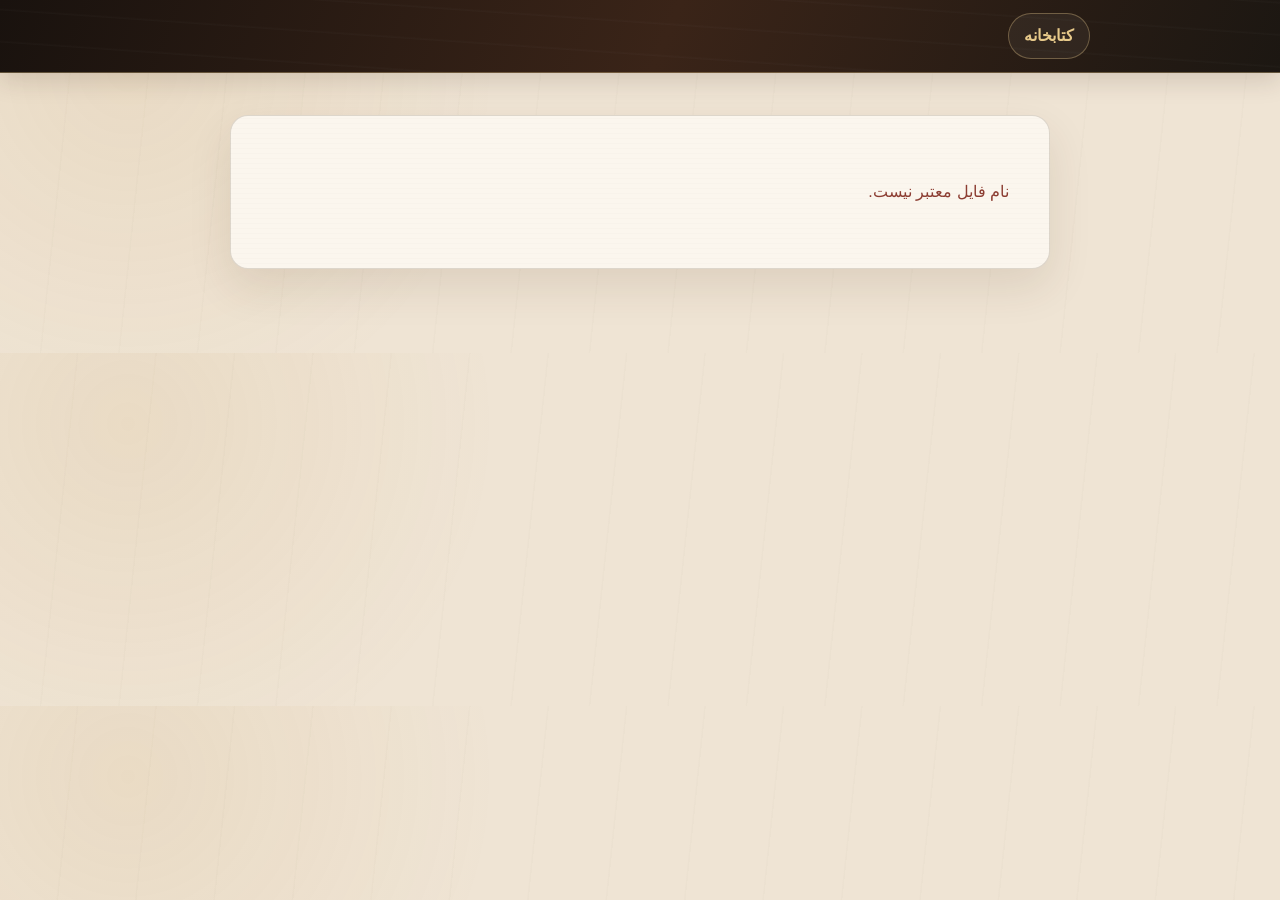
<file: viewer.html>
<!DOCTYPE html>
<html lang="fa" dir="rtl">
<head>
<meta charset="UTF-8">
<meta name="viewport" content="width=device-width, initial-scale=1.0">
<meta name="theme-color" content="#1c1712">
<meta http-equiv="Content-Security-Policy" content="default-src 'self'; script-src 'self'; style-src 'self' 'nonce-reading-room' https://fonts.googleapis.com; font-src https://fonts.gstatic.com data:; img-src 'self' data: blob: https:; connect-src 'self'; base-uri 'self'; object-src 'none'">
<title>نمایش منبع</title>
<link rel="icon" href="favicon.svg" type="image/svg+xml">
<link rel="preconnect" href="https://fonts.googleapis.com">
<link rel="preconnect" href="https://fonts.gstatic.com" crossorigin>
<link href="https://fonts.googleapis.com/css2?family=Vazirmatn:wght@400;600;800;900&display=swap" rel="stylesheet">
<style nonce="reading-room">
  :root {
    color-scheme: light;
    --ink: #1c1712;
    --muted: #74685c;
    --gold: #b8883a;
    --gold-light: #e7c98a;
    --line: rgba(75, 54, 33, .17);
    --bg: #efe4d4;
    --paper: #fbf6ee;
  }
  * { box-sizing: border-box; }
  body {
    margin: 0;
    color: var(--ink);
    background:
      radial-gradient(circle at 10% 20%, rgba(184,136,58,.1), transparent 23rem),
      repeating-linear-gradient(96deg, transparent 0 76px, rgba(91,61,34,.018) 77px 78px),
      var(--bg);
    font-family: Vazirmatn, Tahoma, sans-serif;
    line-height: 2;
  }
  .bar {
    min-height: 68px;
    padding: 13px max(22px, calc((100vw - 900px) / 2));
    display: flex;
    align-items: center;
    justify-content: space-between;
    gap: 12px;
    color: #f6efe6;
    background:
      repeating-linear-gradient(4deg, transparent 0 29px, rgba(255,255,255,.018) 30px, transparent 32px),
      linear-gradient(112deg, #19120e, #3a2418 52%, #1c1712);
    border-bottom: 1px solid rgba(231,201,138,.34);
    box-shadow: 0 8px 24px rgba(54,35,21,.15);
  }
  .bar a, .bar button {
    min-height: 39px;
    padding: 6px 15px;
    border: 1px solid rgba(231,201,138,.35);
    border-radius: 999px;
    color: #f6efe6;
    background: rgba(255,255,255,.05);
    font: inherit;
    text-decoration: none;
    cursor: pointer;
  }
  .bar a { color: var(--gold-light); font-weight: 800; }
  .bar a:hover, .bar button:hover { background: rgba(231,201,138,.12); }
  main { max-width: 860px; margin: 0 auto; padding: 42px 20px 84px; }
  article {
    padding: clamp(25px, 5vw, 44px) clamp(21px, 5vw, 40px);
    border: 1px solid var(--line);
    border-radius: 18px;
    color: var(--ink);
    background:
      repeating-linear-gradient(0deg, transparent 0 4px, rgba(116,104,92,.018) 4px 5px),
      var(--paper);
    box-shadow: 0 18px 44px rgba(73,45,22,.11);
  }
  h1, h2, h3 { color: var(--ink); font-weight: 900; line-height: 1.6; }
  h1 { margin-top: 0; font-size: clamp(1.55rem, 4vw, 2rem); }
  pre, code { font-family: ui-monospace, Vazirmatn, monospace; }
  pre {
    overflow: auto;
    padding: 15px;
    border: 1px solid var(--line);
    border-radius: 12px;
    direction: ltr;
    color: #2b241e;
    background: #f1e8da;
    text-align: left;
    line-height: 1.7;
  }
  code { padding: 0 5px; border-radius: 6px; background: #f1e8da; }
  pre code { padding: 0; background: none; }
  blockquote {
    margin: 18px 0;
    padding: 12px 18px;
    border-right: 4px solid var(--gold);
    border-radius: 10px 0 0 10px;
    color: #4d4034;
    background: #f3e6cf;
  }
  blockquote > :first-child { margin-top: 0; }
  blockquote > :last-child { margin-bottom: 0; }
  img { max-width: 100%; border-radius: 12px; }
  a { color: #8c3d32; text-underline-offset: 3px; }
  .plain { white-space: pre-wrap; font-size: 1rem; }
  .error { color: #8c3d32; }
  ::selection { color: #1c1712; background: var(--gold-light); }
  :focus-visible { outline: 2px solid var(--gold); outline-offset: 3px; }
  @media (max-width: 520px) {
    .bar { padding-inline: 16px; }
    main { padding: 24px 13px 60px; }
    article { border-radius: 14px; }
  }
</style>
</head>
<body>
<header class="bar">
  <a href="index.html">کتابخانه</a>
  <button id="download" type="button">دانلود</button>
</header>
<main>
  <article id="doc">در حال باز کردن منبع…</article>
</main>
<script src="viewer.js"></script>
</body>
</html>
</file>
